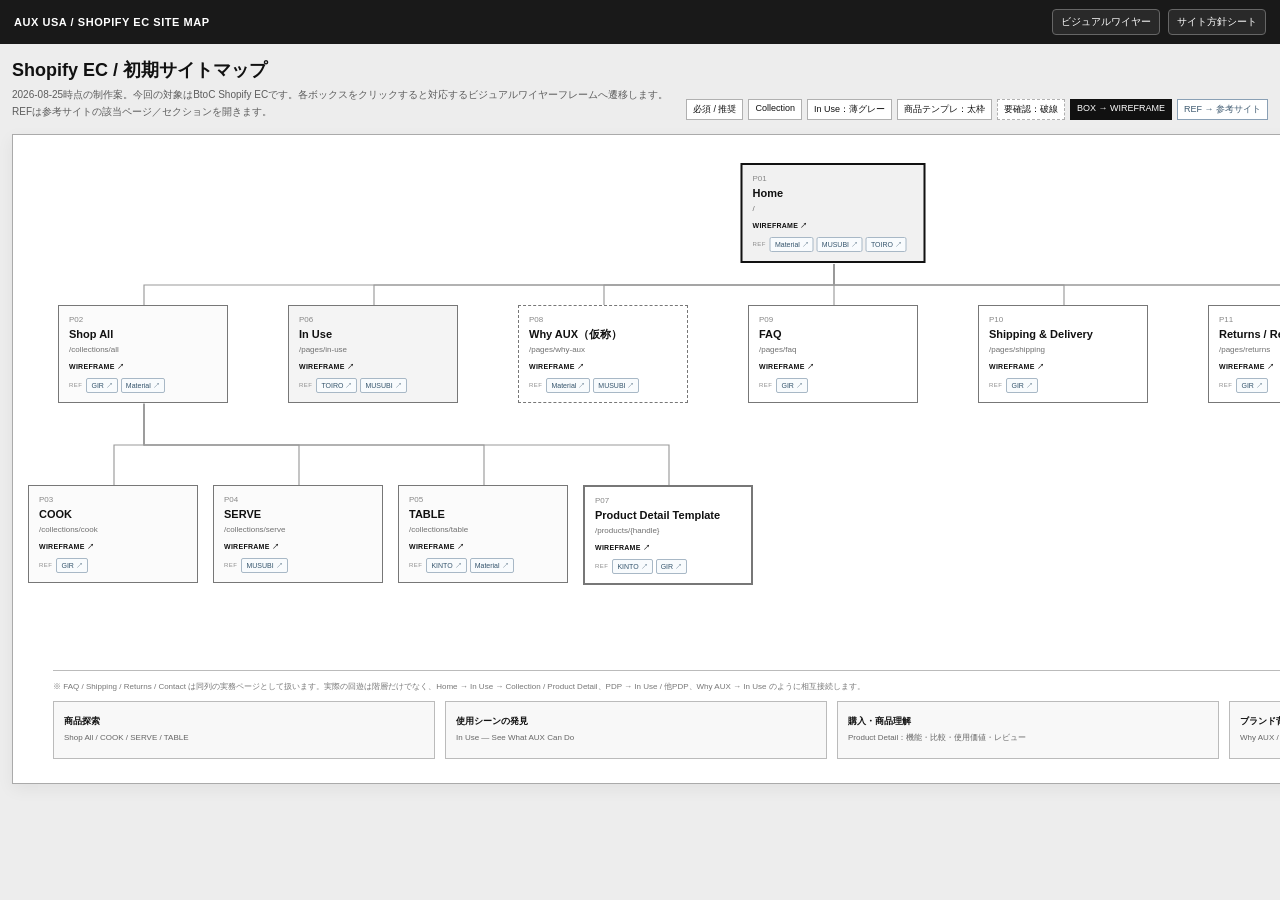
<file: index.html>
<!doctype html>
<html lang="ja">
<head>
<meta charset="utf-8">
<meta name="viewport" content="width=device-width,initial-scale=1">
<title>AUX USA Site Map</title>
<style>
:root{--bg:#ededed;--ink:#111;--paper:#fff;--muted:#666;--line:#9a9a9a}
*{box-sizing:border-box}html,body{margin:0;min-height:100%;font-family:-apple-system,BlinkMacSystemFont,"Helvetica Neue","Yu Gothic",Meiryo,sans-serif;background:var(--bg);color:var(--ink)}
.topbar{height:44px;background:#191919;color:#fff;display:flex;align-items:center;gap:8px;padding:0 14px;position:sticky;top:0;z-index:10}.topbar strong{font-size:11px;letter-spacing:.05em}.topbar .grow{flex:1}.topbar a{border:1px solid #666;background:#292929;color:#fff;border-radius:4px;padding:5px 8px;text-decoration:none;font-size:10px}
.intro{max-width:1640px;margin:14px auto 8px;padding:0 12px;display:grid;grid-template-columns:minmax(0,1fr) auto;gap:14px;align-items:end}.intro h1{font-size:18px;margin:0 0 5px}.intro p{margin:0;color:#5c5c5c;font-size:10px;line-height:1.65;max-width:960px}.legend{display:flex;gap:5px;flex-wrap:wrap;justify-content:flex-end}.legend span{font-size:9px;border:1px solid #b0b0b0;background:#fff;padding:3px 6px;white-space:nowrap}.legend .optional{border-style:dashed}.legend .ref{border-color:#8aa0b5;color:#425d73}.legend .wire{border-color:#111;background:#111;color:#fff}
.map-wrap{padding:6px 12px 20px;overflow-x:auto;-webkit-overflow-scrolling:touch}.canvas{position:relative;width:1640px;height:650px;margin:0 auto;background:#fff;border:1px solid #aaa;box-shadow:0 5px 16px rgba(0,0,0,.06);overflow:hidden}svg{position:absolute;inset:0;width:100%;height:100%;pointer-events:none}.tree{stroke:var(--line);stroke-width:1.15;fill:none}
.node{position:absolute;width:170px;min-height:96px;background:#fff;border:1px solid #777;padding:9px 10px;color:#111;display:flex;flex-direction:column;justify-content:center;z-index:2;transform:translateX(-50%);cursor:pointer;transition:box-shadow .15s,transform .15s,border-color .15s}.node:hover{border-color:#111;box-shadow:0 5px 16px rgba(0,0,0,.10);transform:translateX(-50%) translateY(-2px)}.node .id{font-size:8px;color:#888;margin-bottom:3px}.node strong{font-size:11px;line-height:1.3}.node .route{font-size:8px;color:#707070;margin-top:4px;word-break:break-all;line-height:1.3}.node .wire-hint{font-size:7px;font-weight:700;margin-top:6px;letter-spacing:.04em}.node .refs{display:flex;align-items:center;gap:3px;flex-wrap:wrap;margin-top:6px}.node .refs-label{font-size:6px;letter-spacing:.08em;color:#8a8a8a;margin-right:1px}.node .ref-link{font-size:7px;line-height:1;border:1px solid #a8b8c6;background:#f8fbfd;color:#34546c;border-radius:2px;padding:3px 4px;text-decoration:none;white-space:nowrap;position:relative;z-index:5}.node .ref-link:hover{background:#e9f0f5;border-color:#718da3;color:#183a54}.node.root{border:2px solid #111;background:#f1f1f1;width:185px;min-height:100px}.node.collection{background:#fbfbfb}.node.template{border-width:2px}.node.optional{border-style:dashed}.node.discovery{background:#f4f4f4}
.hint{position:absolute;right:12px;top:10px;font-size:8px;color:#999}.role-note{position:absolute;left:40px;right:40px;bottom:24px;border-top:1px solid #bbb;padding-top:10px}.role-note>p{font-size:8px;color:#777;margin:0 0 8px;line-height:1.5}.role-grid{display:grid;grid-template-columns:repeat(4,1fr);gap:10px}.role-box{background:#f8f8f8;border:1px solid #bbb;padding:8px 10px;min-height:58px}.role-box strong{font-size:9px}.role-box p{font-size:8px;line-height:1.45;color:#666;margin:4px 0 0}@media(max-width:760px){.intro{grid-template-columns:1fr}.legend{justify-content:flex-start}.canvas{margin-left:0}.map-wrap{padding-left:8px;padding-right:8px}}
</style>
</head>
<body>
<div class="topbar"><strong>AUX USA / SHOPIFY EC SITE MAP</strong><span class="grow"></span><a href="wireframe.html?page=home">ビジュアルワイヤー</a><a href="https://docs.google.com/spreadsheets/d/11EVl4dfFN_Dx4SsW7xgJE2t3Y1gtvtlqyOAlhqadT-I/edit" target="_blank" rel="noopener">サイト方針シート</a></div>
<div class="intro"><div><h1>Shopify EC / 初期サイトマップ</h1><p>2026-08-25時点の制作案。今回の対象はBtoC Shopify ECです。各ボックスをクリックすると対応するビジュアルワイヤーフレームへ遷移します。REFは参考サイトの該当ページ／セクションを開きます。</p></div><div class="legend"><span>必須 / 推奨</span><span>Collection</span><span>In Use：薄グレー</span><span>商品テンプレ：太枠</span><span class="optional">要確認：破線</span><span class="wire">BOX → WIREFRAME</span><span class="ref">REF → 参考サイト</span></div></div>
<div class="map-wrap"><div class="canvas" id="canvas"><div class="hint">12 nodes / click a box to open its wireframe</div><svg><g id="treeLines"></g></svg><div id="nodes"></div><div class="role-note"><p>※ FAQ / Shipping / Returns / Contact は同列の実務ページとして扱います。実際の回遊は階層だけでなく、Home → In Use → Collection / Product Detail、PDP → In Use / 他PDP、Why AUX → In Use のように相互接続します。</p><div class="role-grid"><div class="role-box"><strong>商品探索</strong><p>Shop All / COOK / SERVE / TABLE</p></div><div class="role-box"><strong>使用シーンの発見</strong><p>In Use — See What AUX Can Do</p></div><div class="role-box"><strong>購入・商品理解</strong><p>Product Detail：機能・比較・使用価値・レビュー</p></div><div class="role-box"><strong>ブランド背景・安心</strong><p>Why AUX / FAQ / Shipping / Returns / Contact</p></div></div></div></div></div>
<script>
const nodes=[
{id:'P01',route:'/',name:'Home',type:'fixed',parent:null,wire:'home',refs:[{label:'Material',url:'https://materialkitchen.com/',note:'ブランドと商品導線を近接させるHome構成'},{label:'MUSUBI',url:'https://musubikiln.com/',note:'余白、生活写真、上質で静かな空気感'},{label:'TOIRO',url:'https://toirokitchen.com/',note:'料理の実使用シーンと生活文脈'}]},
{id:'P02',route:'/collections/all',name:'Shop All',type:'collection',parent:'P01',wire:'shop',refs:[{label:'GIR',url:'https://gir.co/collections/shop-all',note:'商品探索・フィルタ・一覧から購入までの短い導線'},{label:'Material',url:'https://materialkitchen.com/collections/all',note:'カテゴリ説明と商品一覧を組み合わせる'}]},
{id:'P06',route:'/pages/in-use',name:'In Use',type:'discovery',parent:'P01',wire:'inuse',refs:[{label:'TOIRO',url:'https://toirokitchen.com/pages/recipes',note:'使用シーンから商品理解へつなげる'},{label:'MUSUBI',url:'https://musubikiln.com/blogs/journal',note:'生活文脈から商品へ回遊する考え方'}]},
{id:'P08',route:'/pages/why-aux',name:'Why AUX（仮称）',type:'optional',parent:'P01',wire:'why',refs:[{label:'Material',url:'https://materialkitchen.com/pages/about',note:'ブランド思想→Form & Function→商品の説明ロジック'},{label:'MUSUBI',url:'https://musubikiln.com/pages/about-us',note:'背景・品質を商品価値の根拠として見せる'}]},
{id:'P09',route:'/pages/faq',name:'FAQ',type:'fixed',parent:'P01',wire:'faq',refs:[{label:'GIR',url:'https://gir.co/pages/frequently-asked-questions',note:'購入前の不安をまとめる実務FAQ'}]},
{id:'P10',route:'/pages/shipping',name:'Shipping & Delivery',type:'fixed',parent:'P01',wire:'shipping',refs:[{label:'GIR',url:'https://gir.co/pages/frequently-asked-questions',note:'配送条件・日数・配送先を簡潔に整理'}]},
{id:'P11',route:'/pages/returns',name:'Returns / Refunds',type:'fixed',parent:'P01',wire:'returns',refs:[{label:'GIR',url:'https://gir.co/pages/frequently-asked-questions',note:'返品・交換条件を明確化'}]},
{id:'P12',route:'/pages/contact',name:'Contact',type:'fixed',parent:'P01',wire:'contact',refs:[{label:'GIR',url:'https://gir.co/pages/contact',note:'シンプルな問い合わせフォーム'}]},
{id:'P03',route:'/collections/cook',name:'COOK',type:'collection',parent:'P02',wire:'cook',refs:[{label:'GIR',url:'https://gir.co/collections/shop-all',note:'用途が直感的に分かる商品探索'}]},
{id:'P04',route:'/collections/serve',name:'SERVE',type:'collection',parent:'P02',wire:'serve',refs:[{label:'MUSUBI',url:'https://musubikiln.com/collections/serveware',note:'用途と生活文脈から説明するCollection'}]},
{id:'P05',route:'/collections/table',name:'TABLE',type:'collection',parent:'P02',wire:'table',refs:[{label:'KINTO',url:'https://kinto-usa.com/collections/tableware',note:'静かで明快な商品一覧'},{label:'Material',url:'https://materialkitchen.com/collections/tabletop',note:'Tabletopを商品群として見せるEC構成'}]},
{id:'P07',route:'/products/{handle}',name:'Product Detail Template',type:'template',parent:'P02',wire:'pdp',refs:[{label:'KINTO',url:'https://kinto-usa.com/collections/table-kitchen/products/20461',note:'画像と短文で使用価値・仕様を見せるPDP'},{label:'GIR',url:'https://gir.co/collections/shop-all/products/spoonula',note:'CTA・レビュー・用途説明が明快な購入PDP'}]}
];
const positions={P01:[820,28],P02:[130,170],P06:[360,170],P08:[590,170],P09:[820,170],P10:[1050,170],P11:[1280,170],P12:[1510,170],P03:[100,350],P04:[285,350],P05:[470,350],P07:[655,350]};
const host=document.getElementById('nodes'),canvas=document.getElementById('canvas');
function renderRefs(refs){if(!refs?.length)return '';return `<div class="refs"><span class="refs-label">REF</span>${refs.map(r=>`<a class="ref-link" href="${r.url}" target="_blank" rel="noopener" title="${r.note}">${r.label} ↗</a>`).join('')}</div>`}
function renderNodes(){host.innerHTML=nodes.map(n=>{const [x,y]=positions[n.id];let cls='node';if(n.id==='P01')cls+=' root';if(n.type==='collection')cls+=' collection';if(n.type==='template')cls+=' template';if(n.type==='optional')cls+=' optional';if(n.type==='discovery')cls+=' discovery';return `<div class="${cls}" id="${n.id}" data-wire="${n.wire}" tabindex="0" role="link" aria-label="${n.name}のワイヤーフレームを開く" style="left:${x}px;top:${y}px"><span class="id">${n.id}</span><strong>${n.name}</strong><span class="route">${n.route}</span><span class="wire-hint">WIREFRAME ↗</span>${renderRefs(n.refs)}</div>`}).join('')}
function boxPoint(el,edge){const r=el.getBoundingClientRect(),c=canvas.getBoundingClientRect();return [r.left-c.left+r.width/2,edge==='bottom'?r.bottom-c.top:r.top-c.top]}
function pathTree(a,b){const [x1,y1]=boxPoint(a,'bottom'),[x2,y2]=boxPoint(b,'top'),mid=Math.round((y1+y2)/2);return `M${x1},${y1} V${mid} H${x2} V${y2}`}
function renderLines(){const tree=document.getElementById('treeLines');tree.innerHTML='';nodes.filter(n=>n.parent).forEach(n=>tree.insertAdjacentHTML('beforeend',`<path class="tree" d="${pathTree(document.getElementById(n.parent),document.getElementById(n.id))}"/>`))}
function openWire(node){if(node?.dataset.wire)location.href=`wireframe.html?page=${encodeURIComponent(node.dataset.wire)}`}
host.addEventListener('click',e=>{if(e.target.closest('.ref-link'))return;openWire(e.target.closest('.node'))});host.addEventListener('keydown',e=>{if((e.key==='Enter'||e.key===' ')&&e.target.classList.contains('node')){e.preventDefault();openWire(e.target)}});
renderNodes();requestAnimationFrame(renderLines);window.addEventListener('resize',()=>requestAnimationFrame(renderLines));
</script>
</body></html>
</file>
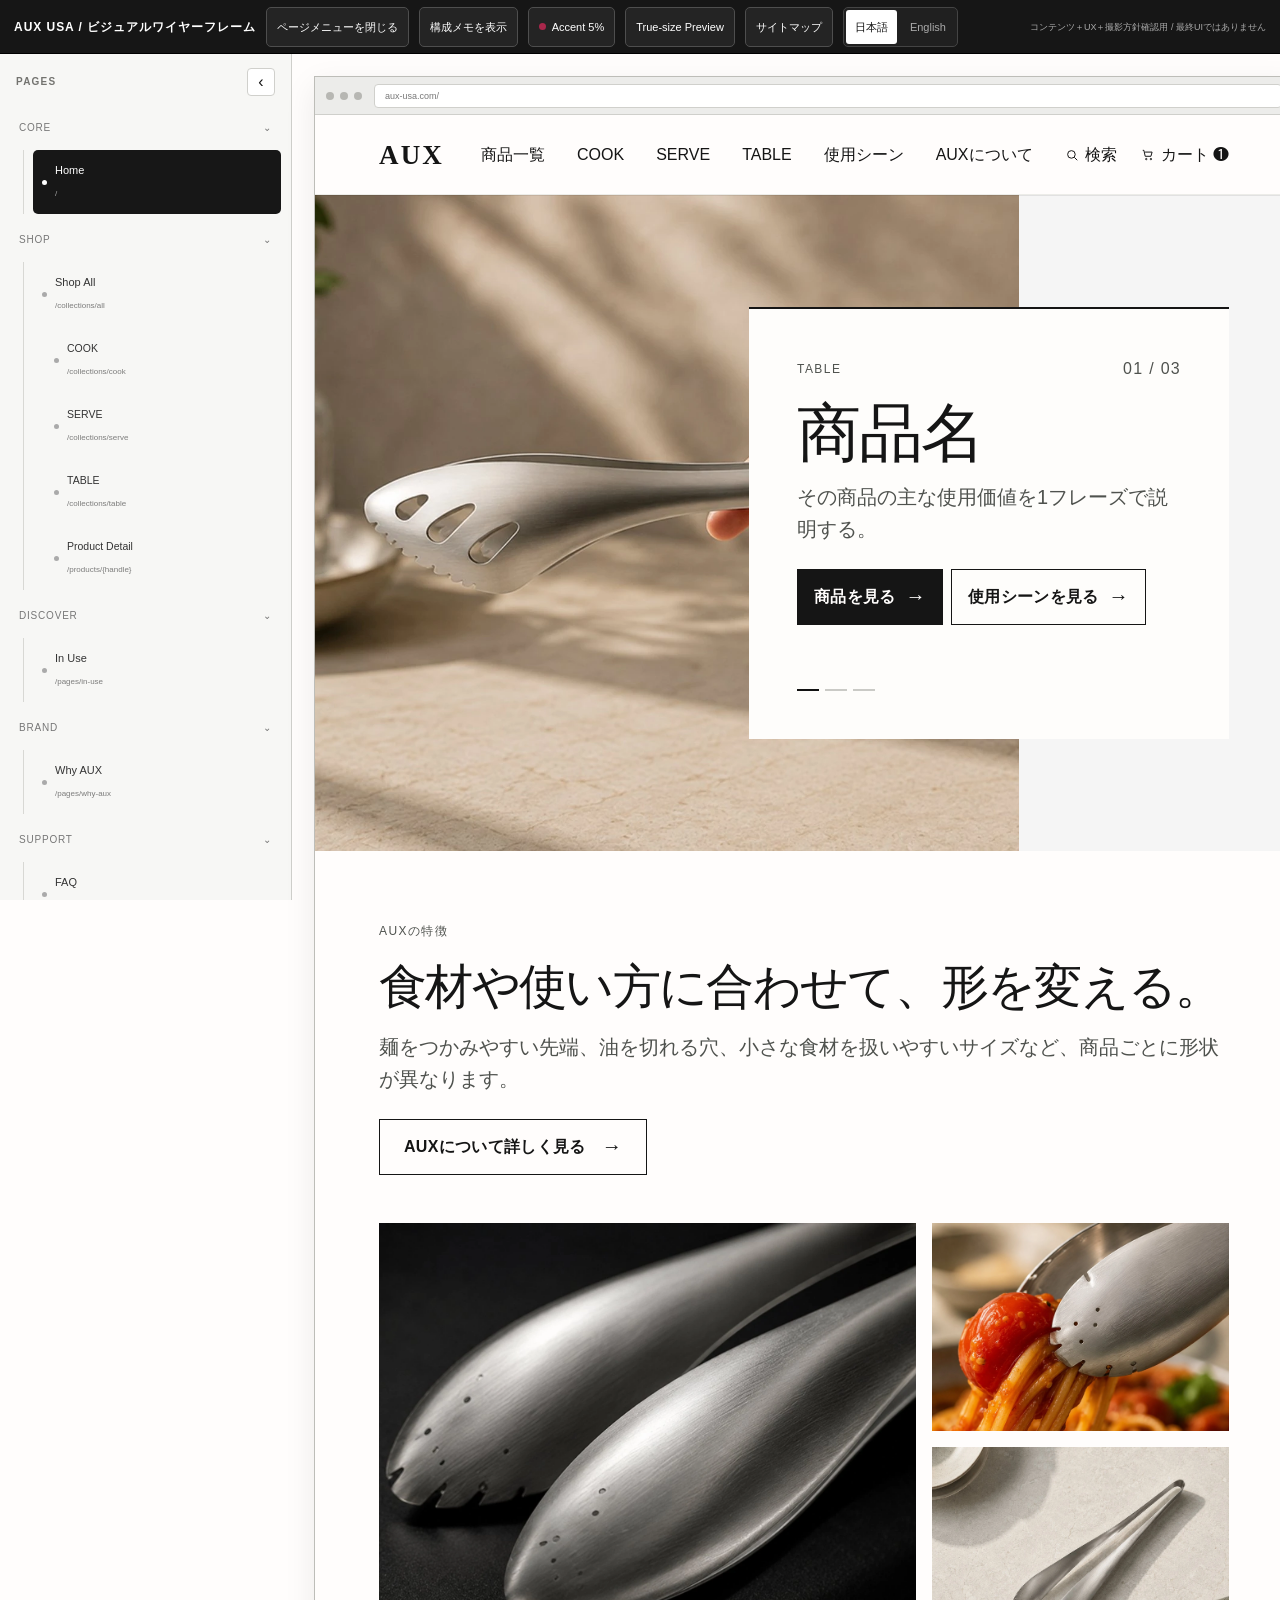
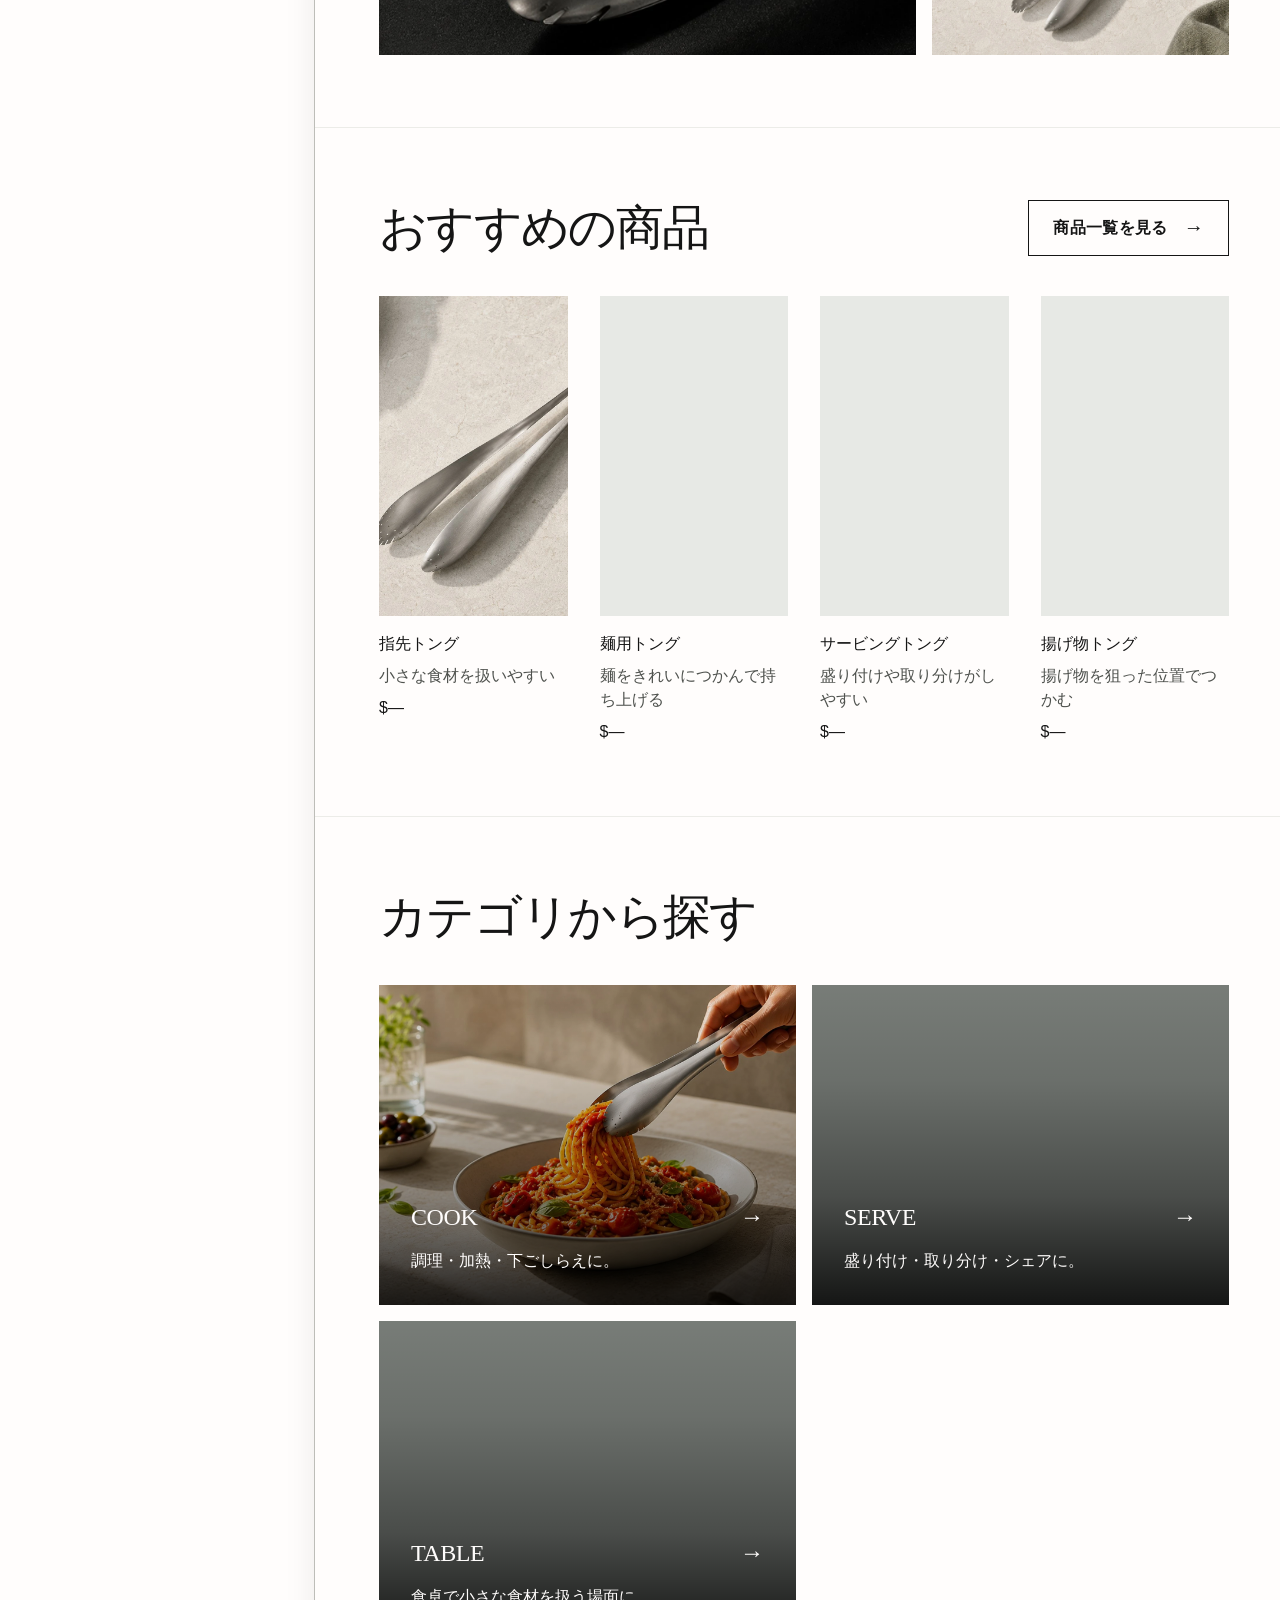
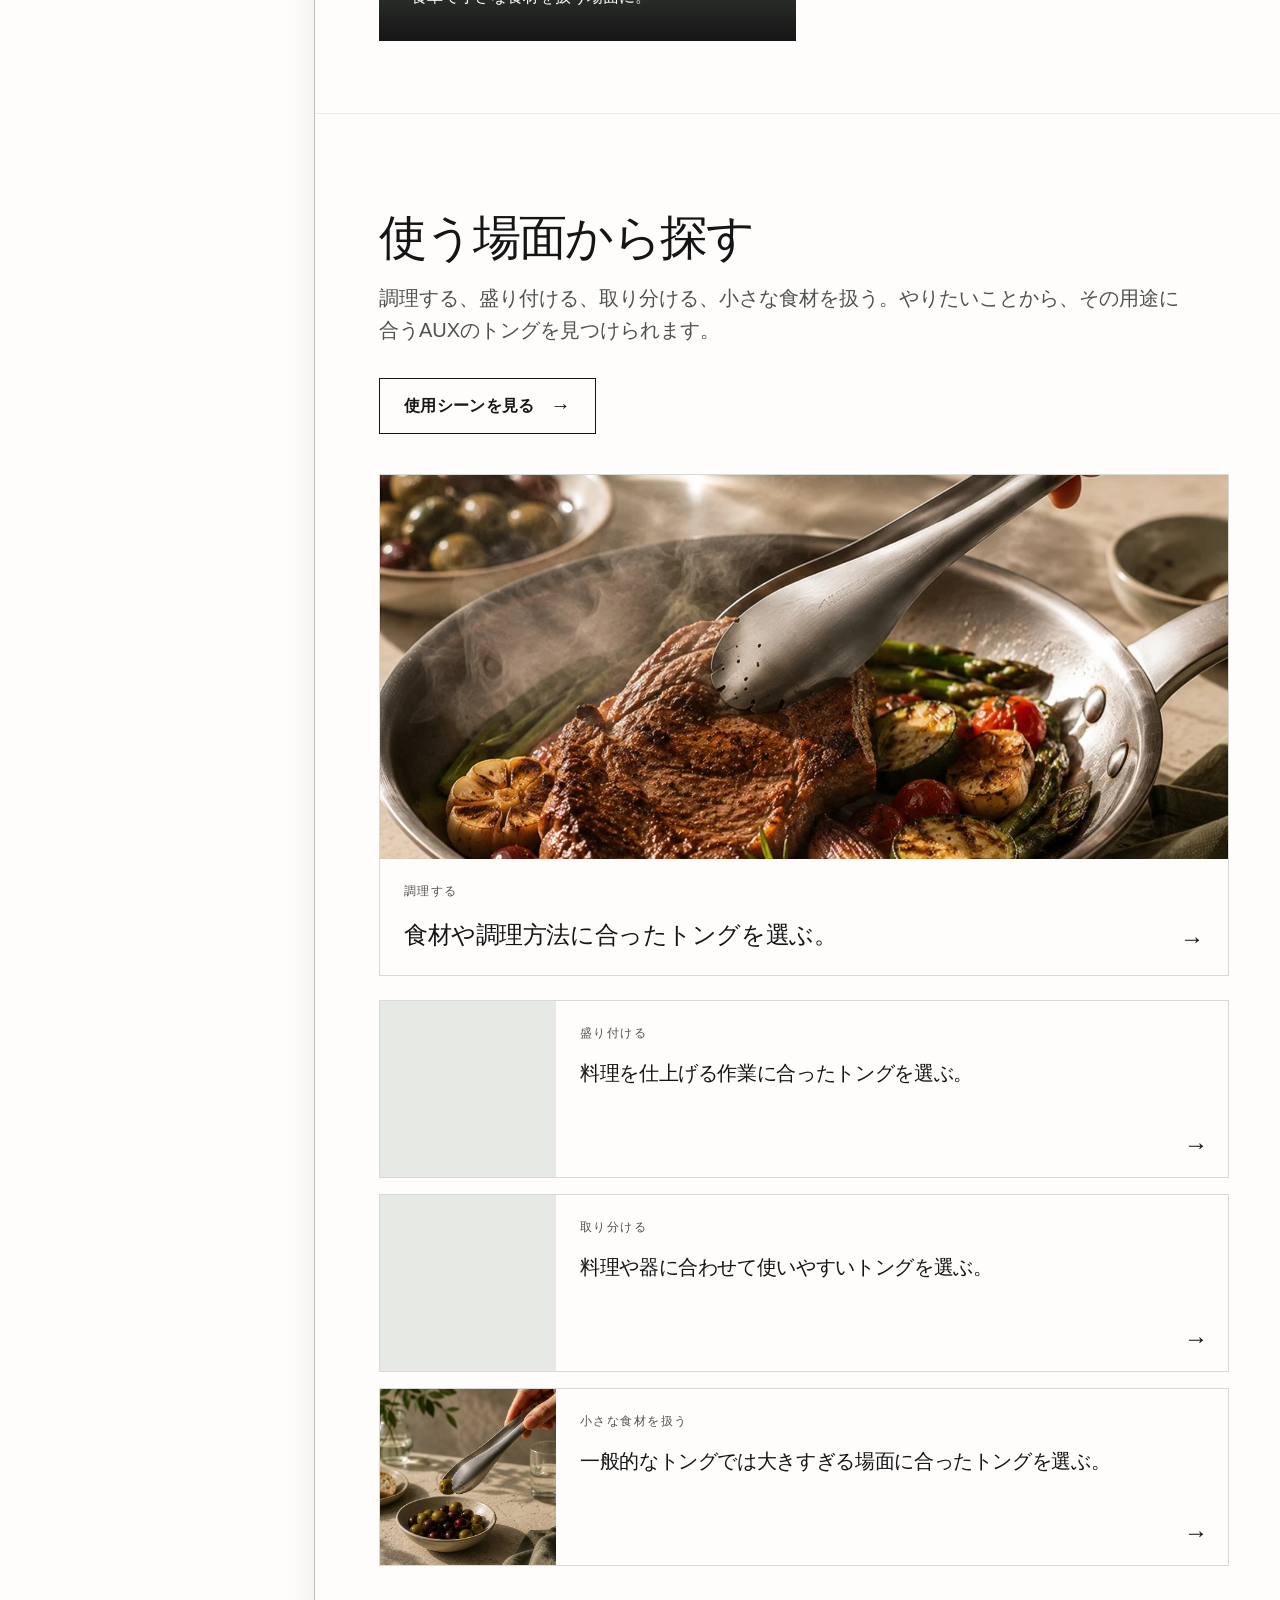
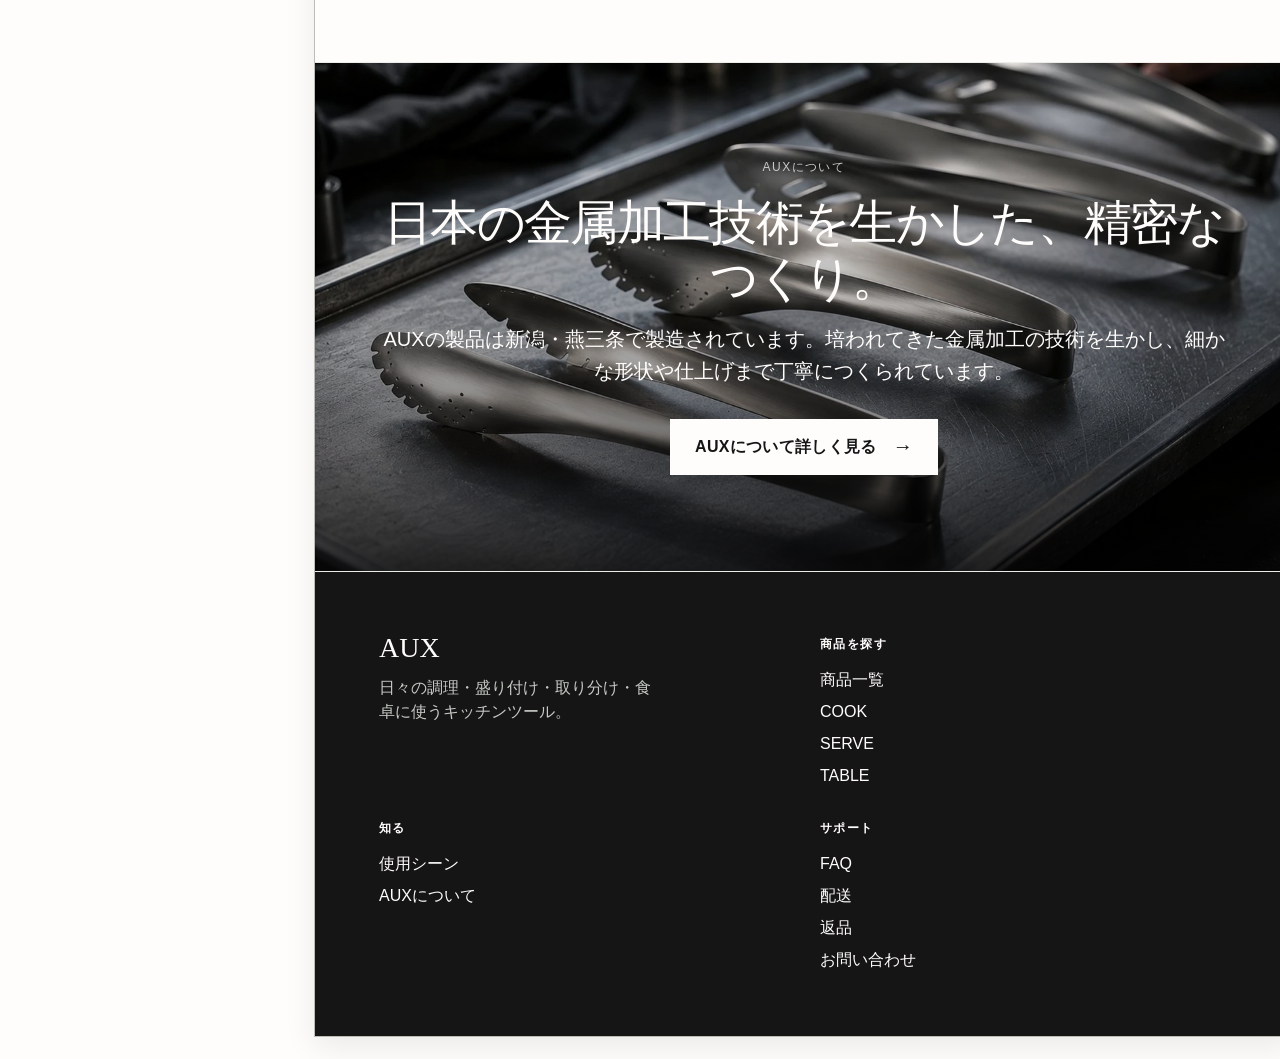
<file: wireframe.html>
<!doctype html>
<html lang="ja">
<head>
<meta charset="utf-8" />
<meta name="viewport" content="width=device-width,initial-scale=1" />
<title>AUX USA / Visual Wireframe</title>
<link rel="stylesheet" href="wf-base.css" />
<link rel="stylesheet" href="wf-components.css" />
<link rel="stylesheet" href="wf-strategy-fixes.css" />
<link rel="stylesheet" href="wf-ux-refinement.css" />
<link rel="stylesheet" href="wf-pdp-layout-fix.css" />
<link rel="stylesheet" href="wf-locale.css" />
<link rel="stylesheet" href="wf-design-foundation.css" />
<link rel="stylesheet" href="wf-layout-system.css" />
<link rel="stylesheet" href="wf-color-system.css" />
<link rel="stylesheet" href="wf-interaction-media-system.css" />
<link rel="stylesheet" href="wf-component-consistency.css" />
<link rel="stylesheet" href="wf-inuse-redesign.css" />
<link rel="stylesheet" href="wf-content-master-v1.css" />
<link rel="stylesheet" href="wf-content-master-design-corrections.css" />
<link rel="stylesheet" href="wf-pdp-structure-v2.css" />
<link rel="stylesheet" href="wf-section-surface-system.css" />
<link rel="stylesheet" href="wf-pdp-assurance-compact.css" />
<link rel="stylesheet" href="wf-warm-white.css" />
<link rel="stylesheet" href="wf-preview.css" />
<link rel="stylesheet" href="wf-surface-final.css" />
<link rel="stylesheet" href="wf-review-layout-restore.css" />
<link rel="stylesheet" href="wf-accent-preview.css" />
<style>
  .ja-note{display:none!important}

  /* Photography readability layer only. Do not alter layout/content stacking. */
  .image-overlay-hero::after,
  .prefooter-image-cta::after,
  .shop-category::after,
  .master-image-nav-card::after,
  .master-image-band::after,
  .use-jump::after{
    z-index:0!important;
    pointer-events:none!important;
  }
</style>
</head>
<body>
<div class="app" id="app">
  <div class="toolbar">
    <strong>AUX USA / VISUAL WIREFRAME / EN</strong>
    <button class="toolbtn" id="sideToggle">Hide navigation</button>
    <button class="toolbtn" id="metaToggle">Show working notes</button>
    <a class="toolbtn" href="index.html" style="text-decoration:none">Sitemap</a>
    <span class="grow"></span>
    <span style="font-size:9px;color:#aaa">Visual wireframe / content + UX + photography direction / not final UI</span>
  </div>
  <div class="layout" id="layout">
    <aside class="sidebar">
      <div class="side-head"><div class="side-title">PAGES</div><button class="collapse-side" id="sideIcon">‹</button></div>
      <div id="pageNav"></div>
    </aside>
    <main class="workspace"><div class="browser" id="browser"></div></main>
  </div>
</div>
<script src="wf-1.js"></script>
<script src="wf-2.js"></script>
<script src="wf-3.js"></script>
<script src="wf-4.js"></script>
<script src="wf-5.js"></script>
<script src="wf-6.js"></script>
<script src="wf-en-overrides.js"></script>
<script src="wf-en-detail-overrides.js"></script>
<script src="wf-ux-refinement.js"></script>
<script src="wf-pdp-layout-fix.js"></script>
<script src="wf-locale.js"></script>
<script src="wf-interaction-media-system.js"></script>
<script src="wf-inuse-redesign.js"></script>
<script src="wf-content-master-v1.js"></script>
<script src="wf-content-master-fidelity.js"></script>
<script src="wf-content-master-design-corrections.js"></script>
<script src="wf-pdp-structure-v2.js"></script>
<script src="wf-pdp-assurance-compact.js"></script>
<script src="wf-preview.js"></script>
<script src="wf-photo-direct-v1.js"></script>
<script src="wf-accent-preview.js"></script>
</body>
</html>
</file>
<file: wf-base.css>
:root{
  --app:#e9e9e6; --paper:#fff; --ink:#141414; --muted:#6f716e; --line:#d9dad6;
  --base:#ffffff; --main:#151515; --accent:#eef2ef;
  --soft:var(--accent); --warm:var(--accent); --cool:var(--accent); --metal:#d6d9d8;
  --sidebar:292px; --toolbar:54px; --radius:2px;
  --display: Georgia, "Times New Roman", serif;
  --sans: -apple-system,BlinkMacSystemFont,"Helvetica Neue",Arial,"Yu Gothic",Meiryo,sans-serif;
}
*{box-sizing:border-box} html{scroll-behavior:smooth} body{margin:0;background:var(--app);color:var(--ink);font-family:var(--sans);line-height:1.6}
button,a{font:inherit;color:inherit}.app{min-height:100vh}.toolbar{height:var(--toolbar);position:sticky;top:0;z-index:100;background:#161616;color:#fff;display:flex;align-items:center;gap:10px;padding:0 14px;border-bottom:1px solid #000}.toolbar strong{font-size:12px;letter-spacing:.08em}.toolbar .grow{flex:1}.toolbtn{border:1px solid #4e4e4e;background:#242424;color:#fff;border-radius:5px;padding:7px 10px;font-size:11px;cursor:pointer;text-decoration:none}.toolbtn:hover{background:#333}.toolbtn.active{background:#fff;color:#111;border-color:#fff}.layout{display:grid;grid-template-columns:var(--sidebar) minmax(0,1fr);min-height:calc(100vh - var(--toolbar));transition:grid-template-columns .2s ease}.layout.side-collapsed{grid-template-columns:58px minmax(0,1fr)}
.sidebar{position:sticky;top:var(--toolbar);height:calc(100vh - var(--toolbar));background:#f7f7f5;border-right:1px solid #cfcfcb;overflow:auto;padding:14px 10px;transition:padding .2s}.side-collapsed .sidebar{padding:14px 8px}.side-head{display:flex;align-items:center;justify-content:space-between;gap:8px;margin:0 6px 12px}.side-title{font-size:10px;font-weight:700;letter-spacing:.12em;color:#73736f}.collapse-side{border:1px solid #d0d0cc;background:#fff;width:28px;height:28px;border-radius:4px;cursor:pointer}.side-collapsed .side-title,.side-collapsed .group-label,.side-collapsed .nav-text,.side-collapsed .subnav,.side-collapsed .group-chevron{display:none}.side-collapsed .collapse-side{margin:auto}.nav-group{margin:6px 0}.group-btn{width:100%;display:flex;align-items:center;gap:8px;border:0;background:transparent;padding:8px 9px;font-size:10px;color:#777;text-transform:uppercase;letter-spacing:.08em;cursor:pointer}.group-chevron{margin-left:auto;font-size:10px;transition:transform .15s}.nav-group.closed .group-chevron{transform:rotate(-90deg)}.subnav{display:block;margin-left:13px;border-left:1px solid #d8d8d4;padding-left:9px}.nav-group.closed .subnav{display:none}.page-link{width:100%;border:0;background:transparent;text-align:left;display:flex;align-items:center;gap:8px;padding:8px 9px;margin:2px 0;border-radius:5px;font-size:11px;color:#333;cursor:pointer}.page-link:hover{background:#ecece8}.page-link.active{background:#171717;color:#fff}.page-link .dotnav{width:5px;height:5px;background:#aaa;border-radius:50%;flex:0 0 auto}.page-link.active .dotnav{background:#fff}.page-link.level2{font-size:10.5px}.page-link small{display:block;font-size:8px;opacity:.62}.workspace{padding:22px;overflow:auto;min-width:0}.side-collapsed .workspace{padding-left:28px}.browser{width:min(1440px,100%);min-width:980px;margin:0 auto;background:var(--paper);border:1px solid #bdbdb8;box-shadow:0 10px 30px rgba(0,0,0,.08)}.browser-chrome{height:38px;background:#ececea;border-bottom:1px solid #cfcfcb;display:flex;align-items:center;padding:0 11px;gap:6px}.traffic{width:8px;height:8px;border-radius:50%;background:#b7b7b3}.address{margin-left:6px;background:#fff;border:1px solid #d0d0cc;border-radius:4px;height:24px;display:flex;align-items:center;padding:0 10px;font-size:9px;color:#777;flex:1}.site-header{height:76px;padding:0 4.2%;display:flex;align-items:center;border-bottom:1px solid #ecece8;background:#fff;gap:30px}.logo{font-family:var(--display);font-size:27px;letter-spacing:.08em;font-weight:700}.globalnav{display:flex;gap:26px;font-size:10px;text-transform:uppercase;letter-spacing:.09em;flex:1}.actions{display:flex;gap:12px;font-size:11px}.page-meta{display:none;background:#f1f1ee;border-bottom:1px solid #ddd;padding:10px 4.2%;font-size:10px;color:#62625e}.show-meta .page-meta{display:block}.page-meta b{color:#222}.page{background:#fff}.section{padding:86px 6.4%;border-bottom:1px solid #ecece8;position:relative}.section.compact{padding-top:58px;padding-bottom:58px}.section.soft{background:var(--soft)}.section.warm{background:var(--warm)}.section.cool{background:var(--cool)}.section.dark{background:var(--main);color:#fff}.eyebrow{font-size:9px;letter-spacing:.15em;text-transform:uppercase;color:#777;margin-bottom:12px}.dark .eyebrow{color:#aaa}.display{font-family:var(--display);font-weight:400;letter-spacing:-.025em}.h1{font-size:58px;line-height:1.02;margin:0;max-width:780px}.h2{font-size:40px;line-height:1.08;margin:0}.h3{font-family:var(--display);font-size:25px;font-weight:400;line-height:1.2;margin:0}.lead{font-size:13px;color:#555;max-width:600px;margin:18px 0 0}.dark .lead{color:#c7c7c3}.tiny{font-size:10px;color:#777}.row{display:flex;gap:14px;align-items:center;flex-wrap:wrap}.btn{display:inline-flex;align-items:center;justify-content:center;text-decoration:none;border:1px solid #1b1b1b;padding:11px 18px;font-size:10px;letter-spacing:.03em;background:#fff;min-height:40px}.btn.black{background:var(--main);color:#fff}.btn.ghost{background:transparent}.hero{padding:0;overflow:hidden}.hero-stage{height:620px;display:grid;grid-template-columns:44% 56%;position:relative}.hero-copy{padding:88px 9% 70px 14%;display:flex;flex-direction:column;justify-content:center;background:var(--base)}.hero-copy .lead{max-width:420px}.hero-visual{position:relative;background:linear-gradient(145deg,#dfe4e2 0%,#f1eee7 45%,#cfd4d1 100%);overflow:hidden}.photo-label{position:absolute;left:18px;bottom:16px;background:rgba(255,255,255,.86);padding:7px 9px;font-size:9px;color:#555;border:1px solid rgba(0,0,0,.08)}.hero-pages{position:absolute;left:6.5%;bottom:22px;display:flex;gap:7px}.hero-pages span{width:28px;height:2px;background:#bbb}.hero-pages .on{background:#111}.split{display:grid;grid-template-columns:1fr 1fr;gap:7%;align-items:center}.split.reverse .visualbox{order:2}.visualbox{min-height:430px;background:linear-gradient(145deg,#ecebe6,#d9dcda);position:relative;overflow:hidden}.visualbox.food{background:linear-gradient(140deg,#e6e0d6 0,#f3f2ed 50%,#d6ddd8 100%)}.visualbox.table{background:linear-gradient(150deg,#dfddd6,#f7f6f0)}.visualbox.metal{background:linear-gradient(135deg,#f4f4f2,#c6ccca 48%,#e8e9e6)}.caption{font-size:9px;color:#777;margin-top:9px}.ref{display:none;position:absolute;right:18px;top:16px;background:#fff;border:1px solid #c9c9c5;color:#5a5a56;padding:4px 7px;font-size:8px;letter-spacing:.04em}.show-meta .ref{display:block}.brand-intro{text-align:center;max-width:850px;margin:0 auto}.brand-intro .h2{font-size:46px}.brand-intro .lead{margin:16px auto 0;max-width:650px}.product-strip{display:grid;grid-template-columns:repeat(4,1fr);gap:16px;margin-top:34px}.product-card{position:relative}.product-img{height:290px;background:linear-gradient(145deg,#f2f2ef,#dcdedb);position:relative;overflow:hidden}.product-img.warm{background:linear-gradient(145deg,#f1ede6,#ddd9d1)}.product-img.cool{background:linear-gradient(145deg,#eef3f2,#d7dfdd)}.product-name{font-family:var(--display);font-size:17px;margin-top:12px}.product-sub{font-size:9px;color:#777;margin-top:4px}.price{font-size:10px;margin-top:5px}.slider-foot{display:flex;justify-content:space-between;align-items:center;margin-top:20px}.pager{display:flex;gap:6px}.pager span{width:22px;height:2px;background:#cacac6}.pager span.on{background:#111}.cat-grid{display:grid;grid-template-columns:repeat(3,1fr);gap:14px;margin-top:34px}.cat{min-height:420px;position:relative;padding:28px;background:linear-gradient(150deg,#e8e6df,#d8ddda);display:flex;flex-direction:column;justify-content:flex-end;overflow:hidden}.cat:nth-child(2){background:linear-gradient(150deg,#e1e6e4,#f1eee7)}.cat:nth-child(3){background:linear-gradient(150deg,#eceae5,#d4d8d7)}.cat .h3{font-size:31px}.cat p{font-size:10px;margin:6px 0 0}.cat .scene-grid{display:grid;grid-template-columns:1.25fr .75fr .75fr;grid-template-rows:270px 270px;gap:14px;margin-top:32px}.scene{position:relative;background:linear-gradient(145deg,#ece9e1,#d6dbd8);padding:24px;display:flex;align-items:flex-end}.scene.big{grid-row:1/3}.scene:nth-child(3){background:linear-gradient(145deg,#e8eceb,#d9d5cd)}.scene:nth-child(4){background:linear-gradient(145deg,#e8e4dc,#f4f3ee)}.scene strong{font-family:var(--display);font-size:24px;font-weight:400}.scene small{display:block;font-size:9px;color:#666;margin-top:3px}.proof-grid{display:grid;grid-template-columns:repeat(3,1fr);gap:26px;margin-top:38px}.proof{border-top:1px solid #aaa;padding-top:18px}.proof b{font-family:var(--display);font-size:22px;font-weight:400}.proof p{font-size:10px;color:#666}.collection-hero{display:grid;grid-template-columns:38% 62%;min-height:460px}.collection-copy{padding:76px 15% 60px 16%;display:flex;flex-direction:column;justify-content:center}.collection-visual{background:linear-gradient(150deg,#e7e4dc,#d7ddda);position:relative}.filterbar{display:flex;gap:20px;justify-content:space-between;align-items:center;border-top:1px solid #ddd;border-bottom:1px solid #ddd;padding:16px 0;font-size:10px;margin-top:30px}.grid-products{display:grid;grid-template-columns:repeat(3,1fr);gap:24px 16px;margin-top:30px}.grid-products .product-img{height:330px}.inuse-list{display:grid;grid-template-columns:1fr 1fr;gap:14px;margin-top:30px}.use-card{min-height:430px;background:linear-gradient(145deg,#e6e2da,#d6ddda);padding:28px;display:flex;flex-direction:column;justify-content:flex-end}.use-card:nth-child(even){background:linear-gradient(145deg,#eff1ef,#ddd8d0)}.use-card .h3{font-size:30px}.use-products{display:flex;gap:7px;margin-top:12px}.chip{border:1px solid rgba(0,0,0,.25);background:rgba(255,255,255,.56);padding:5px 7px;font-size:8px}.pdp-top{display:grid;grid-template-columns:58% 42%;min-height:690px}.gallery{display:grid;grid-template-columns:1fr 1fr;gap:1px;background:#fff}.gallery .g{min-height:345px;background:linear-gradient(145deg,#efefec,#d8dcda);position:relative}.gallery .g:first-child{grid-row:span 2;min-height:690px;background:linear-gradient(145deg,#eeeae2,#d2d9d6)}.buybox{padding:68px 12%;position:sticky;top:0;align-self:start}.buybox .h2{font-size:39px}.stars{font-size:10px;letter-spacing:.08em;margin-top:12px}.buybox .price-big{font-size:18px;margin:12px 0}.divider{border-top:1px solid #ddd;margin:24px 0}.qty{display:flex;border:1px solid #aaa;width:110px;justify-content:space-between;padding:8px 11px;font-size:10px}.add{width:100%;margin-top:12px;background:#111;color:#fff;border:0;padding:14px;font-size:10px}.feature-stack .split{min-height:560px}.feature-copy{padding:30px 7%}.feature-copy .h2{font-size:34px}.specs{display:grid;grid-template-columns:repeat(4,1fr);gap:1px;background:#ddd;margin-top:28px;border:1px solid #ddd}.spec{background:#fff;padding:20px}.spec b{font-family:var(--display);font-size:18px;font-weight:400}.spec small{font-size:9px;color:#777;display:block}.compare{display:grid;grid-template-columns:repeat(3,1fr);gap:14px;margin-top:30px}.compare-card{border:1px solid #ddd;padding:18px}.compare-card .product-img{height:190px}.why-hero{padding:120px 8%;text-align:center;background:linear-gradient(160deg,#f5f4ef,#e7ece9)}.why-hero .h1{margin:0 auto;max-width:900px}.why-hero .lead{margin:22px auto 0}
</file>
<file: wf-components.css>
.story-steps{display:grid;grid-template-columns:repeat(4,1fr);gap:16px;margin-top:38px}.story-step{padding:24px;border-top:1px solid #999}.story-step span{font-family:var(--display);font-size:36px;color:#bbb}.story-step b{display:block;margin:10px 0 5px;font-size:11px}.story-step p{font-size:9px;color:#666}.support{max-width:860px;margin:0 auto}.faq-item{padding:20px 0;border-bottom:1px solid #ddd}.faq-q{display:flex;justify-content:space-between;font-size:12px;font-weight:600}.faq-a{font-size:10px;color:#666;margin-top:9px}.info-table{border-top:1px solid #ddd;margin-top:26px}.info-row{display:grid;grid-template-columns:190px 1fr;padding:16px 0;border-bottom:1px solid #ddd;font-size:10px}.form{display:grid;grid-template-columns:1fr 1fr;gap:14px;margin-top:28px}.field{display:flex;flex-direction:column;gap:6px;font-size:9px}.field.full{grid-column:1/-1}.input{border:1px solid #bbb;height:42px;background:#fff}.textarea{height:130px}.site-footer{padding:50px 5%;background:#161616;color:#d4d4d0}.footer-grid{display:grid;grid-template-columns:1.5fr repeat(3,1fr);gap:28px}.footer-logo{font-family:var(--display);font-size:28px}.footer-col b{display:block;font-size:9px;text-transform:uppercase;letter-spacing:.1em;color:#fff;margin-bottom:9px}.footer-col span{display:block;font-size:9px;color:#aaa;margin:5px 0}.anno{display:none;border:1px dashed #a7a7a3;background:#f3f3f0;padding:10px 12px;font-size:9px;color:#555;margin-top:14px}.show-meta .anno{display:block}.arrow{font-size:20px}.mobile-note{display:none}
@media(max-width:1000px){.browser{min-width:880px}.workspace{padding:12px}.h1{font-size:48px}.product-strip{grid-template-columns:repeat(2,1fr)}.cat-grid{grid-template-columns:1fr 1fr}.cat-grid .cat:last-child{grid-column:1/-1}.globalnav{display:none}.pdp-top{grid-template-columns:55% 45%}}
.clickable,[data-go],[data-anchor]{cursor:pointer}.clickable{transition:opacity .16s ease,transform .16s ease}.clickable:hover{opacity:.88}.product-card.clickable:hover{transform:translateY(-2px)}
.site-header{justify-content:space-between}.header-right{margin-left:auto;display:flex;align-items:center;gap:26px}.globalnav{flex:none;align-items:center}.globalnav button,.actions button{border:0;background:transparent;padding:0;color:inherit;font:inherit;cursor:pointer}.globalnav button:hover,.actions button:hover{text-decoration:underline;text-underline-offset:4px}.actions{display:flex;gap:16px;align-items:center}.action-item{display:inline-flex;align-items:center;gap:6px}.action-item svg{width:14px;height:14px;stroke:currentColor;fill:none;stroke-width:1.7}.logo{cursor:pointer}
.hero-visual,.product-img,.cat,.collection-visual,.gallery .g,.visualbox,.scene,.use-card,.why-art{background-image:none!important}.hero-visual{background:#e4e7e4}.product-img{background:#f0f1ee}.product-img.warm{background:#eeeae4}.product-img.cool{background:#eaf0ee}.cat{background:#e7e5df}.cat:nth-child(2){background:#e7ece9}.cat:nth-child(3){background:#eeece7}.collection-visual{background:#e3e7e4}.gallery .g{background:#eef0ed}.gallery .g:first-child{background:#e6e8e4}.visualbox{background:#e7e9e5}.visualbox.food{background:#ece8df}.visualbox.table{background:#eceae4}.visualbox.metal{background:#e6e9e7}.scene{background:#ebe8e0}.scene:nth-child(3){background:#e8ecea}.scene:nth-child(4){background:#eeeae3}.use-card{background:#e9e6de}.use-card:nth-child(even){background:#e8ece9}
.shop-category-row{display:grid;grid-template-columns:repeat(3,1fr);gap:12px;margin-top:28px}.shop-category{border:1px solid #d7d7d2;padding:20px;background:#fafaf8}.shop-category b{font-family:var(--display);font-size:22px;font-weight:400}.shop-category p{font-size:9px;color:#696963;margin:5px 0 0}.collection-benefits{display:grid;grid-template-columns:repeat(3,1fr);gap:1px;background:#ddd;border:1px solid #ddd;margin:0}.collection-benefit{background:#fff;padding:22px}.collection-benefit b{font-family:var(--display);font-size:20px;font-weight:400}.collection-benefit p{font-size:9px;color:#696963;margin:5px 0 0}
.use-hero{padding:110px 7% 90px;text-align:center;background:var(--accent)}.use-hero .h1{margin:0 auto;max-width:920px}.use-hero .lead{margin:20px auto 0}.use-jump-grid{display:grid;grid-template-columns:repeat(2,1fr);gap:14px;margin-top:36px}.use-jump{min-height:300px;padding:26px;background:#e7e8e3;display:flex;flex-direction:column;justify-content:flex-end;position:relative}.use-jump:nth-child(2){background:#ece7df}.use-jump:nth-child(3){background:#e5ebe8}.use-jump:nth-child(4){background:#eeeae5}.use-jump .h3{font-size:30px}.use-jump p{font-size:10px;color:#65655f;max-width:420px;margin:7px 0 0}.use-detail{display:grid;grid-template-columns:48% 52%;min-height:570px}.use-detail.reverse{grid-template-columns:52% 48%}.use-detail.reverse .use-detail-visual{order:2}.use-detail-visual{background:#e7e9e5;min-height:570px;position:relative}.use-detail-copy{padding:70px 10%;display:flex;flex-direction:column;justify-content:center}.use-detail-copy .lead{max-width:520px}.micro-list{display:grid;grid-template-columns:1fr 1fr;gap:8px;margin:24px 0}.micro{border-top:1px solid #bbb;padding:12px 0;font-size:9px;color:#5f5f5a}.related-tools{display:flex;gap:8px;flex-wrap:wrap}.related-tools button{border:1px solid #aaa;background:#fff;padding:7px 9px;font-size:8px;cursor:pointer}.use-bridge{text-align:center;max-width:860px;margin:auto}.use-bridge .lead{margin:16px auto 0}
.review-summary{display:grid;grid-template-columns:240px 1fr;gap:46px;align-items:start;margin-top:32px}.review-score{text-align:center;border-right:1px solid #ddd;padding-right:42px}.review-score .num{font-family:var(--display);font-size:58px;line-height:1}.rating-bars{display:grid;gap:8px}.rating-row{display:grid;grid-template-columns:46px 1fr 34px;gap:9px;align-items:center;font-size:9px;color:#666}.bar{height:6px;background:#e4e4e0;position:relative}.bar i{display:block;height:100%;background:#202020}.review-list{border-top:1px solid #ddd;margin-top:38px}.review{display:grid;grid-template-columns:180px 1fr;gap:34px;padding:24px 0;border-bottom:1px solid #ddd}.review-meta{font-size:9px;color:#70706a}.review-body b{display:block;font-size:11px;margin:5px 0}.review-body p{font-size:10px;color:#5e5e59;margin:0;max-width:700px}
.why-hero{background:var(--accent)}.why-intro{text-align:center;max-width:870px;margin:auto}.why-intro .lead{margin:18px auto 0}.why-collage{height:680px;position:relative;background:var(--base);overflow:hidden}.why-art{position:absolute;background:#e3e6e3}.why-art.a{left:4%;top:7%;width:31%;height:40%}.why-art.b{right:5%;top:2%;width:25%;height:32%;background:#ece7de}.why-art.c{left:8%;bottom:5%;width:24%;height:31%;background:#e8ece9}.why-art.d{right:8%;bottom:6%;width:31%;height:38%;background:#e7e5df}.why-center{position:absolute;z-index:2;left:50%;top:50%;transform:translate(-50%,-50%);width:min(580px,54%);background:rgba(255,255,255,.9);padding:42px 48px;text-align:center}.why-center .lead{margin:15px auto 0}.precision-grid{display:grid;grid-template-columns:repeat(3,1fr);gap:14px;margin-top:32px}.precision-card{border:1px solid #d8d8d3;padding:24px;min-height:180px}.precision-card span{font-family:var(--display);font-size:34px;color:#bbb}.precision-card b{display:block;font-size:11px;margin:8px 0}.precision-card p{font-size:9px;color:#676762;margin:0}.why-band{padding:105px 7%;text-align:center;background:var(--main);color:#fff}.why-band .h2{font-size:50px;max-width:900px;margin:auto}.why-band .lead{margin:20px auto 0;color:#c7c7c2}.why-band .eyebrow{color:#aaa}
@media(max-width:980px){.header-right{gap:16px}.globalnav{gap:14px}.use-detail,.use-detail.reverse{grid-template-columns:1fr}.use-detail.reverse .use-detail-visual{order:0}.review-summary{grid-template-columns:1fr}.review-score{border-right:0;border-bottom:1px solid #ddd;padding:0 0 26px}.precision-grid,.shop-category-row,.collection-benefits{grid-template-columns:1fr}}
.page,.section,.collection-copy{background-color:var(--base)}
.section.soft,.section.warm,.section.cool{background-color:var(--accent)}
.site-footer,.section.dark,.why-band{background-color:var(--main)}
.home-use-layout{display:grid;grid-template-columns:minmax(0,1.35fr) minmax(360px,.85fr);gap:18px;margin-top:34px}
.home-use-feature,.home-use-row,.pdp-use-card{border:1px solid #d9dad6;background:var(--base);transition:transform .16s ease,box-shadow .16s ease}
.home-use-feature:hover,.home-use-row:hover,.pdp-use-card:hover{transform:translateY(-2px);box-shadow:0 7px 20px rgba(0,0,0,.055)}
.home-use-feature{display:grid;grid-template-rows:390px auto;min-width:0}.home-use-visual{position:relative;background:#e7e9e5;min-height:0}.home-use-copy{padding:24px 24px 26px;display:grid;grid-template-columns:1fr auto;gap:20px;align-items:end}.home-use-copy .lead{margin-top:8px;font-size:10px;max-width:520px}.home-use-list{display:grid;grid-template-rows:repeat(3,1fr);gap:12px}.home-use-row{display:grid;grid-template-columns:42% 1fr;min-height:160px;overflow:hidden}.home-use-thumb{position:relative;background:#ece8df;min-height:160px}.home-use-row:nth-child(2) .home-use-thumb{background:#e8ece9}.home-use-row:nth-child(3) .home-use-thumb{background:#eeeae3}.home-use-row-copy{padding:18px 18px 16px;display:flex;flex-direction:column;justify-content:center}.home-use-row-copy .h3{font-size:22px}.home-use-row-copy p{font-size:9px;color:#696963;margin:5px 0 10px}.use-link{display:inline-flex;align-items:center;gap:8px;font-size:9px;font-weight:700;letter-spacing:.02em}.use-link .arr{font-size:14px;line-height:1}.pdp-use-head{display:flex;align-items:end;justify-content:space-between;gap:20px}.pdp-use-grid{display:grid;grid-template-columns:repeat(3,1fr);gap:16px;margin-top:30px}.pdp-use-card{display:grid;grid-template-rows:250px auto;overflow:hidden}.pdp-use-visual{position:relative;background:#e8ebe7}.pdp-use-card:nth-child(2) .pdp-use-visual{background:#ece8df}.pdp-use-card:nth-child(3) .pdp-use-visual{background:#e9ecea}.pdp-use-copy{padding:19px 20px 21px}.pdp-use-copy .h3{font-size:23px}.pdp-use-copy p{font-size:9px;color:#696963;margin:6px 0 12px}.palette-note{display:none}.show-meta .palette-note{display:block}
.ja-note{margin:10px 0 0;padding-left:10px;border-left:2px solid #b8bab5;color:#74766f;font-size:9px;line-height:1.65;max-width:680px}.brand-intro .ja-note,.why-intro .ja-note,.use-bridge .ja-note,.why-band .ja-note{margin-left:auto;margin-right:auto}.dark .ja-note,.why-band .ja-note{color:#bfc1bc;border-left-color:#62645f}.home-use-row-copy,.pdp-use-copy{display:flex;flex-direction:column;height:100%}.home-use-row-copy{justify-content:flex-start}.home-use-row-copy .use-link,.pdp-use-copy .use-link{margin-top:auto;padding-top:12px}.home-use-copy{height:100%}.home-use-copy .use-link{align-self:end}.section.dark .proof{border-top-color:#555}.section.dark .proof p{color:#c7c7c3}.section.dark .proof b{color:#fff}
@media(max-width:1080px){.home-use-layout{grid-template-columns:1fr}.home-use-list{grid-template-columns:repeat(3,1fr);grid-template-rows:none}.home-use-row{grid-template-columns:1fr;grid-template-rows:170px auto}.home-use-thumb{min-height:170px}.pdp-use-grid{grid-template-columns:1fr 1fr}}
@media(max-width:760px){.home-use-list,.pdp-use-grid{grid-template-columns:1fr}.home-use-feature{grid-template-rows:300px auto}.home-use-row{grid-template-columns:38% 1fr;grid-template-rows:none}.home-use-thumb{min-height:150px}}
</file>
<file: wf-strategy-fixes.css>
/* AUX shared component geometry / 8pt grid aligned.
   Typography is owned by wf-design-foundation.css. */

.product-hero-stage{
  min-height:656px;
  position:relative;
  background:var(--accent);
  overflow:hidden;
}
.product-hero-visual{
  position:absolute;
  inset:0 auto 0 0;
  width:72%;
  background:#e4e7e4;
}
.product-hero-panel{
  position:absolute;
  right:64px;
  top:50%;
  transform:translateY(-50%);
  width:480px;
  min-height:432px;
  background:rgba(255,255,255,.97);
  border-top:2px solid var(--main);
  padding:48px;
  display:flex;
  flex-direction:column;
  box-shadow:0 16px 40px rgba(0,0,0,.07);
}
.product-hero-panel .lead{max-width:416px}
.product-hero-top,.product-hero-bottom{
  display:flex;
  align-items:center;
  justify-content:space-between;
  gap:16px;
}
.product-hero-bottom{
  margin-top:auto;
  padding-top:48px;
  color:#777;
}
.product-hero-bottom .pager{margin-left:auto}

.featured-two{
  grid-template-columns:repeat(2,minmax(0,1fr));
  max-width:896px;
}
.featured-two .product-img{height:360px}

.purchase-assurance{
  display:grid;
  grid-template-columns:1fr 1fr;
  gap:1px;
  background:#ddd;
  border:1px solid #ddd;
  margin-top:16px;
}
.purchase-assurance>button,.purchase-assurance>div{
  border:0;
  background:#fff;
  text-align:left;
  padding:16px;
  display:flex;
  flex-direction:column;
  gap:8px;
  min-height:64px;
  cursor:pointer;
}
.purchase-assurance>div:last-child{grid-column:1/-1}

.use-photo-label{
  position:absolute;
  left:24px;
  top:16px;
  background:rgba(255,255,255,.82);
  border:1px solid rgba(0,0,0,.07);
  padding:8px;
  color:#666;
  z-index:2;
}

.friction-map{
  margin-top:32px;
  border-top:1px solid #d9d9d4;
}
.friction-row{
  display:grid;
  grid-template-columns:repeat(3,1fr);
  border-bottom:1px solid #d9d9d4;
}
.friction-row>div{
  padding:24px;
  border-right:1px solid #d9d9d4;
  min-height:120px;
}
.friction-row>div:last-child{border-right:0}
.friction-row span{
  display:block;
  letter-spacing:.12em;
  color:#888;
  margin-bottom:8px;
}
.friction-row b{
  font-family:var(--display);
  font-weight:400;
  font-size:24px;
  line-height:32px;
}

.evidence-grid{
  display:grid;
  grid-template-columns:repeat(4,1fr);
  gap:24px;
  margin-top:32px;
}
.evidence-card{
  border:1px solid #d8d8d3;
  background:#fff;
}
.evidence-visual{
  height:192px;
  background:#e7e9e5;
  position:relative;
}
.evidence-card:nth-child(2) .evidence-visual{background:#ece8df}
.evidence-card:nth-child(3) .evidence-visual{background:#e8ece9}
.evidence-card:nth-child(4) .evidence-visual{background:#eeece7}
.evidence-card>b,.evidence-card>p{
  display:block;
  margin-left:24px;
  margin-right:24px;
}
.evidence-card>b{margin-top:16px}
.evidence-card>p{margin-top:8px;margin-bottom:24px}

@media(max-width:1080px){
  .product-hero-visual{width:68%}
  .product-hero-panel{
    right:48px;
    width:448px;
    padding:40px;
  }
  .evidence-grid{grid-template-columns:1fr 1fr}
}

@media(max-width:900px){
  .friction-row{grid-template-columns:1fr}
  .friction-row>div{
    border-right:0;
    border-bottom:1px solid #e1e1dc;
  }
  .friction-row>div:last-child{border-bottom:0}
  .featured-two{grid-template-columns:1fr 1fr}
}
</file>
<file: wf-ux-refinement.css>
.home-precision-module{display:grid;grid-template-columns:minmax(320px,.8fr) minmax(0,1.2fr);gap:7%;align-items:center}.home-precision-copy .lead{max-width:520px}.home-precision-collage{display:grid;grid-template-columns:1.45fr .8fr;grid-template-rows:1fr 1fr;gap:10px;min-height:430px}.home-precision-visual{position:relative;background:#e7e9e5;min-height:0}.home-precision-visual.main{grid-row:1/3;background:#ece8df}.home-precision-visual:nth-child(2){background:#e5e9e7}.home-precision-visual:nth-child(3){background:#eeece7}.visual-caption{position:absolute;left:16px;top:14px;font-size:8px;letter-spacing:.1em;text-transform:uppercase;color:#666;background:rgba(255,255,255,.8);padding:5px 7px;border:1px solid rgba(0,0,0,.06)}
.pdp-top-ux{display:grid;grid-template-columns:58% 42%;min-height:700px}.pdp-gallery-ux{display:grid;grid-template-columns:1.45fr .75fr;grid-template-rows:repeat(3,1fr);gap:1px;background:#fff;min-height:700px}.pdp-gallery-shot{position:relative;background:#e9ece8;min-height:0}.pdp-gallery-shot.main{grid-row:1/4;background:#efede7}.pdp-gallery-shot:nth-child(2){background:#e6ebe8}.pdp-gallery-shot:nth-child(3){background:#eee9e1}.pdp-gallery-shot:nth-child(4){background:#e8e8e4}.buybox .review-jump{display:inline-flex;gap:8px;align-items:center;font-size:9px;margin:10px 0 2px;text-decoration:none;border-bottom:1px solid #aaa;padding-bottom:2px}.buybox .compare-jump{display:block;margin-top:12px;font-size:9px;color:#666;text-decoration:underline;text-underline-offset:3px}.pdp-value-head,.pdp-proof-head{max-width:780px;margin-bottom:32px}.pdp-value-grid{display:grid;grid-template-columns:1.4fr .8fr .8fr;gap:12px}.pdp-value-card{border:1px solid #deded9;background:#fff;overflow:hidden}.pdp-value-visual{height:330px;position:relative;background:#e8ebe7}.pdp-value-card.main .pdp-value-visual{height:430px;background:#ece8df}.pdp-value-card:nth-child(2) .pdp-value-visual{background:#e7ece9}.pdp-value-card:nth-child(3) .pdp-value-visual{background:#eeebe5}.pdp-value-copy{padding:20px 20px 22px}.pdp-value-copy .h3{font-size:22px}.pdp-value-copy p{font-size:9px;color:#676762;margin:7px 0 0}.pdp-proof-layout{display:grid;grid-template-columns:1.15fr .85fr;gap:20px;align-items:stretch}.pdp-proof-main{position:relative;min-height:520px;background:#e4e8e6}.pdp-proof-stack{display:grid;grid-template-rows:1fr 1fr;gap:12px}.pdp-proof-item{display:grid;grid-template-columns:43% 1fr;min-height:250px;border:1px solid #d9dad6;background:#fff}.pdp-proof-visual{position:relative;background:#ece8e1}.pdp-proof-item:nth-child(2) .pdp-proof-visual{background:#e8ece9}.pdp-proof-copy{padding:24px;display:flex;flex-direction:column;justify-content:center}.pdp-proof-copy .h3{font-size:22px}.pdp-proof-copy p{font-size:9px;color:#676762;margin:7px 0 0}.pdp-proof-main-copy{position:absolute;left:22px;right:22px;bottom:20px;background:rgba(255,255,255,.9);padding:22px;max-width:520px}.pdp-proof-main-copy .h3{font-size:25px}.pdp-proof-main-copy p{font-size:9px;color:#62625d;margin:7px 0 0}.review-shell{display:grid;grid-template-columns:260px 1fr;gap:42px;margin-top:30px}.review-overview{border-right:1px solid #ddd;padding-right:38px}.review-overview .review-placeholder-score{font-family:var(--display);font-size:48px;line-height:1}.review-overview .stars-line{font-size:12px;letter-spacing:.1em;margin:10px 0}.review-overview p{font-size:9px;color:#6b6b66}.review-placeholder-list{border-top:1px solid #ddd}.review-placeholder{display:grid;grid-template-columns:150px 1fr;gap:28px;padding:20px 0;border-bottom:1px solid #ddd}.review-placeholder .meta{font-size:8px;color:#777}.review-placeholder b{font-family:var(--display);font-size:18px;font-weight:400}.review-placeholder p{font-size:9px;color:#666;margin:6px 0 0;max-width:620px}.pdp-compare-wrap{overflow:auto;margin-top:30px}.pdp-compare-table{display:grid;grid-template-columns:150px repeat(3,minmax(190px,1fr));min-width:800px;border-top:1px solid #d6d6d1;border-left:1px solid #d6d6d1}.pdp-compare-cell{padding:17px 18px;border-right:1px solid #d6d6d1;border-bottom:1px solid #d6d6d1;background:#fff;font-size:9px}.pdp-compare-cell.label{background:#f4f4f1;color:#686863;font-weight:700}.pdp-compare-cell.product{padding:18px}.pdp-compare-thumb{height:150px;background:#eceeea;margin-bottom:12px}.pdp-compare-cell.product:nth-child(3) .pdp-compare-thumb{background:#eeebe5}.pdp-compare-cell.product:nth-child(4) .pdp-compare-thumb{background:#e7ece9}.pdp-compare-name{font-family:var(--display);font-size:17px}.pdp-brand-trust{display:grid;grid-template-columns:.9fr 1.1fr;gap:7%;align-items:center}.pdp-brand-visual{min-height:430px;position:relative;background:#dfe4e1}.pdp-brand-copy .lead{max-width:540px}.pdp-explore-band{text-align:center;max-width:800px;margin:0 auto}.pdp-explore-band .lead{margin:14px auto 0}
@media(max-width:1100px){.home-precision-module{grid-template-columns:1fr}.home-precision-collage{min-height:380px}.pdp-value-grid{grid-template-columns:1fr 1fr}.pdp-value-card.main{grid-column:1/-1}.pdp-proof-layout{grid-template-columns:1fr}.review-shell{grid-template-columns:1fr}.review-overview{border-right:0;border-bottom:1px solid #ddd;padding:0 0 26px}.pdp-brand-trust{grid-template-columns:1fr}.pdp-brand-visual{min-height:340px}}
@media(max-width:760px){.home-precision-collage{grid-template-columns:1fr;grid-template-rows:280px 180px 180px}.home-precision-visual.main{grid-row:auto}.pdp-value-grid{grid-template-columns:1fr}.pdp-value-card.main{grid-column:auto}.pdp-proof-item{grid-template-columns:1fr}.pdp-proof-visual{min-height:180px}.review-placeholder{grid-template-columns:1fr}}
</file>
<file: wf-pdp-layout-fix.css>
.pdp-gallery-ux{display:flex!important;flex-direction:column;gap:10px;background:#f4f4f1;padding:18px;min-height:700px}.pdp-gallery-stage{position:relative;min-height:590px;flex:1}.pdp-gallery-stage .pdp-gallery-shot{position:absolute;inset:0;min-height:0;height:100%;background:#efede7}.pdp-gallery-stage .pdp-gallery-shot.media-1{background:#e6ebe8}.pdp-gallery-stage .pdp-gallery-shot.media-2{background:#eee9e1}.pdp-gallery-stage .pdp-gallery-shot.media-3{background:#e8e8e4}.pdp-gallery-thumbs{display:grid;grid-template-columns:repeat(4,minmax(0,1fr));gap:8px}.pdp-gallery-thumb{position:relative;height:88px;border:1px solid transparent;background:#efede7;padding:0;cursor:pointer;overflow:hidden}.pdp-gallery-thumb.media-1{background:#e6ebe8}.pdp-gallery-thumb.media-2{background:#eee9e1}.pdp-gallery-thumb.media-3{background:#e8e8e4}.pdp-gallery-thumb.active{border-color:#171717}.pdp-gallery-thumb:focus-visible{outline:2px solid #171717;outline-offset:2px}.pdp-gallery-thumb .photo-label{display:none}.pdp-gallery-thumb-index{position:absolute;left:8px;bottom:6px;font-size:8px;letter-spacing:.08em;color:#666;background:rgba(255,255,255,.82);padding:2px 5px}
.pdp-value-grid{display:grid!important;grid-template-columns:repeat(3,minmax(0,1fr))!important;gap:16px}.pdp-value-card,.pdp-value-card.main{display:grid;grid-template-rows:330px auto;min-width:0}.pdp-value-card .pdp-value-visual,.pdp-value-card.main .pdp-value-visual{height:auto!important;min-height:330px}.pdp-value-card.main .pdp-value-visual{background:#ece8df}.pdp-value-copy{height:100%}
.pdp-proof-layout.equalized{display:grid!important;grid-template-columns:repeat(3,minmax(0,1fr))!important;gap:16px;align-items:stretch}.pdp-proof-layout.equalized .pdp-proof-equal-card{border:1px solid #d9dad6;background:#fff;display:grid;grid-template-rows:300px auto;min-width:0}.pdp-proof-layout.equalized .pdp-proof-equal-visual{position:relative;background:#e4e8e6;min-height:300px}.pdp-proof-layout.equalized .pdp-proof-equal-card:nth-child(2) .pdp-proof-equal-visual{background:#ece8e1}.pdp-proof-layout.equalized .pdp-proof-equal-card:nth-child(3) .pdp-proof-equal-visual{background:#e8ece9}.pdp-proof-layout.equalized .pdp-proof-equal-copy{padding:22px}.pdp-proof-layout.equalized .pdp-proof-equal-copy .h3{font-size:22px}.pdp-proof-layout.equalized .pdp-proof-equal-copy p{font-size:9px;color:#676762;margin:7px 0 0}
@media(max-width:900px){.pdp-top-ux{grid-template-columns:1fr}.pdp-gallery-stage{min-height:520px}.pdp-value-grid,.pdp-proof-layout.equalized{grid-template-columns:1fr!important}.pdp-value-card,.pdp-value-card.main{grid-template-rows:300px auto}.pdp-proof-layout.equalized .pdp-proof-equal-card{grid-template-rows:280px auto}}
</file>
<file: wf-locale.css>
.locale-switch{display:flex;align-items:center;gap:4px;padding:2px;border:1px solid #444;border-radius:5px;background:#202020}.locale-switch .toolbtn{border:0;border-radius:3px;padding:5px 9px;background:transparent;color:#aaa}.locale-switch .toolbtn:hover{background:#303030;color:#fff}.locale-switch .toolbtn.active{background:#fff;color:#111}
html[lang="ja"] .display{font-family:var(--sans);letter-spacing:-.035em}.toolbar .locale-switch{flex:0 0 auto}
</file>
<file: wf-layout-system.css>
/* AUX USA / Layout & Proximity System v1.2
   Geometry, grouping and alignment only.

   Rules
   - 8px spatial grid.
   - same information group < related copy < action < next component.
   - component responsiveness follows the actual wireframe canvas, not only the browser viewport.
   - customer-facing text is never clipped just to preserve equal card heights.
*/

:root{
  --section-y:96px;
  --section-y-compact:72px;
  --proximity-tight:8px;
  --proximity-related:16px;
  --proximity-action:24px;
  --proximity-component:40px;
}

/* The review UI can make the site canvas narrower than window.innerWidth.
   Container queries therefore own component responsiveness. */
.browser{container-type:inline-size}

/* --------------------------------------------------------------------------
   GLOBAL PROXIMITY / RESET
   -------------------------------------------------------------------------- */
.section{padding-block:var(--section-y)}
.section.compact{padding-block:var(--section-y-compact)}
.page p{margin-block:0}

.eyebrow{margin-bottom:var(--proximity-tight)!important}
.h1 + .lead,
.h2 + .lead,
.h3 + .lead,
.brand-intro .h2 + .lead,
.pdp-explore-band .h2 + .lead{margin-top:var(--proximity-related)!important}

.action-row{margin-top:var(--proximity-action)!important;gap:16px!important}
.section-head-row{justify-content:space-between!important;align-items:flex-end!important;gap:32px!important}
.section-head-row>div:first-child{max-width:800px}

.product-hero-panel .lead + .row,
.home-precision-copy .lead + .row,
.section.dark .lead + .row,
.pdp-brand-copy .lead + .row,
.pdp-explore-band .lead + .row,
.brand-intro .lead + .row,
.brand-intro > .product-strip + .row{margin-top:var(--proximity-action)!important}

.brand-intro{max-width:848px}
.pdp-use-head{gap:32px!important;align-items:flex-end}

/* --------------------------------------------------------------------------
   CARD ANATOMY
   -------------------------------------------------------------------------- */
.home-use-copy .eyebrow,
.home-use-row-copy .eyebrow,
.pdp-value-copy .eyebrow,
.pdp-proof-layout.equalized .pdp-proof-equal-copy>.eyebrow,
.pdp-use-copy .eyebrow,
.use-jump .eyebrow{margin-bottom:var(--proximity-tight)!important}

.home-use-copy .h3 + .lead,
.home-use-row-copy .h3 + p,
.pdp-value-copy .h3 + p,
.pdp-proof-layout.equalized .pdp-proof-equal-copy .h3 + p,
.pdp-use-copy .h3 + p,
.use-jump .h3 + p,
.proof b + p,
.shop-category b + p,
.evidence-card>b + p,
.precision-card b + p,
.review-placeholder b + p{margin-top:var(--proximity-tight)!important}

.collection-benefits{margin-top:var(--proximity-component)!important;gap:16px!important;background:transparent!important;border:0!important}
.collection-benefit{padding:24px!important;border:1px solid var(--border)}
.collection-benefit>b + .h3{margin-top:16px!important;margin-bottom:0!important;font-size:var(--fs-card-title)!important;line-height:var(--lh-card-title)!important}
.collection-benefit .h3 + p{margin-top:8px!important}
.collection-copy .lead + .tiny,.collection-note{display:block;margin-top:16px!important}

.product-name{margin-top:16px!important}
.product-sub{margin-top:8px!important}
.price{margin-top:8px!important}
.product-strip{margin-top:40px!important;column-gap:32px!important}

/* --------------------------------------------------------------------------
   REPEATED GRID MATH
   -------------------------------------------------------------------------- */
.grid-products{column-gap:40px!important;row-gap:32px!important}
.cat-grid,.proof-grid,.pdp-value-grid,.pdp-proof-layout.equalized,.pdp-use-grid{gap:40px!important}
.shop-category-row{gap:16px!important}
.use-jump-grid{gap:32px!important}
.featured-two{grid-template-columns:repeat(2,minmax(0,1fr))!important;max-width:896px}
.featured-two + .filterbar{margin-top:48px!important}

.pdp-value-head,.pdp-proof-head{margin-bottom:40px!important}
.specs,.pdp-compare-wrap,.review-shell,.pdp-use-grid,.evidence-grid,.precision-grid,.shop-category-row,.use-jump-grid{margin-top:40px!important}

/* --------------------------------------------------------------------------
   HOME / IN USE
   -------------------------------------------------------------------------- */
.inuse-editorial-hero .visualbox{min-height:520px!important}
.use-detail-copy .related-tools{margin-top:24px!important}

/* Equal-looking rows are minimums, never clipping masks. */
.home-use-feature{
  min-height:560px;
  height:auto!important;
  grid-template-rows:352px minmax(208px,auto)!important;
  overflow:visible!important;
}
.home-use-copy{min-height:208px;height:auto!important}
.home-use-list{
  min-height:560px;
  height:auto!important;
  grid-template-rows:none!important;
  grid-auto-rows:minmax(176px,auto);
}
.home-use-row{
  width:100%!important;
  min-height:176px;
  height:auto!important;
  grid-template-columns:minmax(152px,40%) minmax(0,60%)!important;
  overflow:visible!important;
}
.home-use-thumb{width:100%!important;height:auto!important;min-height:176px}
.home-use-row-copy{height:auto!important;min-height:176px}

/* --------------------------------------------------------------------------
   PDP FIRST VIEW / COMMERCE
   -------------------------------------------------------------------------- */
.pdp-top-ux{min-height:704px}
.pdp-gallery-ux{min-height:704px!important;padding:24px!important;gap:8px!important}
.pdp-gallery-stage{min-height:520px!important}
.pdp-gallery-thumbs{gap:8px!important}
.pdp-gallery-thumb{height:128px!important}

.buybox .review-jump{margin-top:16px!important;margin-bottom:0!important}
.buybox .price-big{margin-top:16px!important;margin-bottom:0!important}
.buybox .price-big + .lead{margin-top:16px!important}
.buybox .tiny + .qty{margin-top:8px!important}
.purchase-assurance{margin-top:16px!important}
.buybox .compare-jump{margin-top:24px!important}

.spec b{display:block}
.spec b + small{margin-top:8px}
.pdp-compare-table{grid-template-columns:152px repeat(3,minmax(240px,1fr))!important}
.pdp-compare-name{font-size:var(--fs-body)!important;line-height:var(--lh-body)!important}
.pdp-compare-name + .tiny{margin-top:8px}
.review-shell{grid-template-columns:256px minmax(0,1fr)!important;gap:48px!important}
.review-placeholder{grid-template-columns:152px minmax(0,1fr)!important;gap:32px!important}
.review-overview .stars-line{margin:8px 0!important}
.review-overview .btn{margin-top:24px!important}
.review-placeholder-score{line-height:56px!important}
.pdp-brand-trust{gap:64px!important}
.pdp-brand-visual{min-height:432px!important}
.pdp-explore-band .lead{margin-top:16px!important}

@media(min-width:1440px){
  .pdp-brand-trust{grid-template-columns:608px 608px!important}
  .footer-grid{grid-template-columns:416px repeat(3,256px)!important;gap:32px!important}
}

/* --------------------------------------------------------------------------
   WHY AUX / SUPPORT
   -------------------------------------------------------------------------- */
.story-steps{margin-top:32px!important}
.story-step{padding-block:24px!important}
.manufacturing-note{display:block;margin-top:16px!important}

.support .h1 + .faq-item{margin-top:48px}
.support .h1 + .lead{margin-top:16px!important}
.support .info-table,.support .form{margin-top:40px!important}
.faq-item{padding-block:24px!important}
.faq-a{margin-top:16px!important}
.info-row{padding-block:16px!important}
.form{gap:16px!important}
.field{gap:8px!important}
.footer-grid{gap:32px!important}
.footer-logo + p{margin-top:16px!important}
.footer-col b{margin-bottom:16px!important}
.footer-col span{margin:8px 0 0!important}

/* --------------------------------------------------------------------------
   CANVAS-RESPONSIVE COMPONENTS
   -------------------------------------------------------------------------- */
@container (max-width:1320px){
  .home-precision-module{grid-template-columns:minmax(0,3fr) minmax(0,5fr)!important;gap:48px!important}
  .home-use-layout{grid-template-columns:1fr!important}
  .home-use-list{grid-template-columns:repeat(3,minmax(0,1fr));gap:16px!important;min-height:0}
  .home-use-row{grid-template-columns:1fr!important;grid-template-rows:176px auto!important}
  .home-use-row-copy{min-height:208px}

  .collection-hero,.pdp-top-ux,.use-detail,.use-detail.reverse{width:100%!important}
  .collection-hero{grid-template-columns:minmax(0,40%) minmax(0,60%)!important}
  .pdp-top-ux{grid-template-columns:minmax(0,58%) minmax(0,42%)!important}
  .use-detail{grid-template-columns:minmax(0,48%) minmax(0,52%)!important}
  .use-detail.reverse{grid-template-columns:minmax(0,52%) minmax(0,48%)!important}
  .pdp-brand-trust{grid-template-columns:minmax(0,1fr) minmax(0,1fr)!important;gap:48px!important}
  .footer-grid{grid-template-columns:minmax(0,1.4fr) repeat(3,minmax(0,1fr))!important;gap:32px!important}
}

@container (max-width:1040px){
  .home-precision-module{grid-template-columns:1fr!important}
  .home-use-list{grid-template-columns:1fr!important}
  .home-use-row{grid-template-columns:176px minmax(0,1fr)!important;grid-template-rows:auto!important}
  .home-use-row-copy{min-height:176px}

  .collection-hero,.pdp-top-ux,.use-detail,.use-detail.reverse,.pdp-brand-trust{grid-template-columns:1fr!important}
  .use-detail.reverse .use-detail-visual{order:0}
  .footer-grid{grid-template-columns:repeat(2,minmax(0,1fr))!important}
}

@container (max-width:680px){
  .home-use-row{grid-template-columns:1fr!important;grid-template-rows:176px auto!important}
  .footer-grid{grid-template-columns:1fr!important}
}

@media(max-width:1100px){
  .section{padding-block:80px}
  .section.compact{padding-block:64px}
}

@media(max-width:760px){
  .section{padding-block:64px}
  .section.compact{padding-block:48px}
  .section-head-row{align-items:flex-start!important;flex-direction:column}
  .grid-products,.cat-grid,.proof-grid,.pdp-value-grid,.pdp-proof-layout.equalized,.pdp-use-grid{gap:24px!important}
  .pdp-gallery-thumb{height:96px!important}
}
</file>
<file: wf-color-system.css>
/* AUX USA / Color System v1.0
   Customer-facing text uses four semantic colors only:
   - Primary text: #151515
   - Secondary text: #4f524e
   - Inverse primary: #ffffff
   - Inverse secondary: #c6cac4

   Secondary text remains above WCAG AA 4.5:1 on the current white / soft /
   category surfaces. Interactive labels never use the secondary tone.
*/

:root{
  --text:#151515;
  --text-muted:#4f524e;
  --text-subtle:#4f524e;
  --on-dark:#ffffff;
  --on-dark-muted:#c6cac4;
  --interactive:#151515;
  --interactive-inverse:#ffffff;
}

/* --------------------------------------------------------------------------
   LIGHT SURFACE TEXT HIERARCHY
   -------------------------------------------------------------------------- */
.page,.site-header{color:var(--text)}

.lead,
.eyebrow,
.tiny,
.caption,
.product-sub,
.proof p,
.shop-category p,
.collection-benefit p,
.use-jump p,
.pdp-value-copy p,
.pdp-proof-copy p,
.pdp-proof-main-copy p,
.pdp-proof-layout.equalized .pdp-proof-equal-copy p,
.pdp-use-copy p,
.precision-card p,
.evidence-card>p,
.review-overview p,
.review-placeholder p,
.review-meta,
.review-placeholder .meta,
.pdp-compare-cell.label,
.spec small,
.product-hero-bottom,
.visual-caption{
  color:var(--text-muted)!important;
}

/* Sequence/meta markers share the same secondary tone instead of inventing
   another near-gray. */
.cat .eyebrow,
.use-jump .eyebrow,
.collection-benefit>b,
.story-step>span,
.precision-card>span,
.product-hero-index,
.pdp-proof-layout.equalized .pdp-proof-equal-copy>.eyebrow{
  color:var(--text-muted)!important;
}

/* --------------------------------------------------------------------------
   INTERACTIVE / AFFORDANCE TEXT
   -------------------------------------------------------------------------- */
.globalnav button,
.actions button,
.use-link,
.related-tools button,
.buybox .review-jump,
.buybox .compare-jump,
.filterbar,
.pdp-gallery-thumb-index,
.product-name,
.price,
.price-big,
.faq-q,
.field label{
  color:var(--interactive)!important;
  opacity:1!important;
}

/* Buttons always own explicit foreground/background. */
.btn{
  color:var(--interactive)!important;
  background:#fff!important;
  border-color:var(--interactive)!important;
  opacity:1;
}
.btn.black,.add{
  color:#fff!important;
  background:#151515!important;
  border-color:#151515!important;
}
.btn.ghost{
  color:var(--interactive)!important;
  background:transparent!important;
  border-color:var(--interactive)!important;
}
.section.dark .btn,.why-band .btn{
  color:#151515!important;
  background:#fff!important;
  border-color:#fff!important;
}
.section.dark .btn.ghost,.why-band .btn.ghost{
  color:#fff!important;
  background:transparent!important;
  border-color:#fff!important;
}

/* --------------------------------------------------------------------------
   DARK SURFACES
   -------------------------------------------------------------------------- */
.section.dark,.why-band,.site-footer{color:var(--on-dark)}
.section.dark .lead,
.section.dark .eyebrow,
.section.dark .tiny,
.why-band .lead,
.why-band .eyebrow,
.site-footer p{
  color:var(--on-dark-muted)!important;
}
.site-footer .footer-logo,
.site-footer .footer-col b,
.site-footer .footer-col span[data-go]{
  color:var(--interactive-inverse)!important;
  opacity:1!important;
}

/* Action labels inside clickable modules remain full-contrast. */
.clickable .use-link,
[data-go].use-link,
[data-anchor] .use-link{
  color:var(--interactive)!important;
}
</file>
<file: wf-interaction-media-system.css>
/* AUX USA / Interaction & Media System v1.2
   Shared visual components for action affordance, image-overlay sections,
   sticky commerce header and the PDP first-view gallery.

   Principles
   - CTA must read as an action before the label is read.
   - Image-backed copy always owns a readability layer.
   - The readability layer is a top-to-bottom black gradient, not a flat veil.
   - PDP secondary media stays visible inside the first view and uses square thumbnails.
   - Review View and True-size Preview must share the same component behavior.
*/

:root{
  --cta-height:56px;
  --cta-padding-x:24px;
  --cta-gap:16px;
  --overlay-top:rgba(0,0,0,.06);
  --overlay-upper:rgba(0,0,0,.16);
  --overlay-mid:rgba(0,0,0,.42);
  --overlay-bottom:rgba(0,0,0,.84);
  --label-heading-gap:20px;
  --heading-body-gap:16px;
}

/* ========================================================================== 
   00. STICKY SITE HEADER
   ========================================================================== */
.workspace{overflow:visible!important}
.site-header{
  position:sticky!important;
  top:var(--toolbar)!important;
  z-index:80!important;
  box-shadow:0 1px 0 rgba(0,0,0,.08);
}
.preview-mode .site-header{top:0!important}

/* ========================================================================== 
   01. GLOBAL CONTENT PROXIMITY
   Label → heading is intentionally wider than heading → body.
   ========================================================================== */
.page .eyebrow{margin-bottom:0!important}
.page .eyebrow + .h1,
.page .eyebrow + .h2,
.page .eyebrow + .h3{
  margin-top:var(--label-heading-gap)!important;
}
.product-hero-top + .h1{margin-top:var(--label-heading-gap)!important}

.page .h1 + .lead,
.page .h2 + .lead,
.page .h3 + .lead,
.page .h3 + p,
.proof b + p,
.shop-category b + p,
.evidence-card>b + p,
.precision-card b + p,
.story-step b + p,
.review-placeholder b + p,
.home-use-copy .h3 + .lead,
.home-use-row-copy .h3 + p,
.pdp-value-copy .h3 + p,
.pdp-proof-layout.equalized .pdp-proof-equal-copy .h3 + p,
.pdp-use-copy .h3 + p,
.use-jump .h3 + p{
  margin-top:var(--heading-body-gap)!important;
}

/* ========================================================================== 
   02. CTA BUTTON COMPONENT
   ========================================================================== */
.btn{
  min-height:var(--cta-height)!important;
  padding:12px var(--cta-padding-x)!important;
  gap:var(--cta-gap)!important;
  justify-content:space-between!important;
  font-weight:600;
  text-decoration:none!important;
  white-space:nowrap;
  transition:transform .16s ease,background-color .16s ease,border-color .16s ease,color .16s ease,opacity .16s ease;
}
.btn::after{
  content:'→';
  flex:0 0 auto;
  font-size:20px;
  line-height:1;
  font-weight:500;
  transform:translateY(-1px);
}
.btn:hover{transform:translateY(-1px);opacity:1!important}
.btn:focus-visible{outline:2px solid currentColor;outline-offset:3px}

/* Paired actions use the same visual width instead of sizing to label length. */
.balanced-cta-row .btn{width:208px;min-width:208px}

/* Primary commerce action remains distinct from page-navigation CTA. */
.add{
  min-height:56px!important;
  padding:12px 24px!important;
  font-weight:700;
}

/* ========================================================================== 
   03. IMAGE OVERLAY HERO / PRE-FOOTER CTA
   Image itself is supplied later through --section-image. Wireframe keeps a
   neutral image placeholder behind the exact same overlay stack.
   ========================================================================== */
.image-overlay-hero,
.prefooter-image-cta,
.shop-category{
  --section-image:none;
  position:relative;
  isolation:isolate;
  overflow:hidden;
}

.image-overlay-hero,
.prefooter-image-cta{
  color:var(--on-dark)!important;
  background:#7f847f!important;
}
.image-overlay-hero::before,
.prefooter-image-cta::before,
.shop-category::before{
  content:'';
  position:absolute;
  inset:0;
  z-index:-2;
  background-color:#7f847f;
  background-image:var(--section-image);
  background-size:cover;
  background-position:center;
  background-repeat:no-repeat;
}
.image-overlay-hero::after,
.prefooter-image-cta::after,
.shop-category::after{
  content:'';
  position:absolute;
  inset:0;
  z-index:-1;
  pointer-events:none;
  background:linear-gradient(
    to bottom,
    var(--overlay-top) 0%,
    var(--overlay-upper) 30%,
    var(--overlay-mid) 66%,
    var(--overlay-bottom) 100%
  );
}

.image-overlay-hero{
  min-height:560px;
  padding:96px max(var(--page-gutter),calc((100% - var(--container))/2));
  display:flex;
  flex-direction:column;
  justify-content:flex-end;
  align-items:center;
  text-align:center;
}
.image-overlay-hero>.h1,
.image-overlay-hero>.lead,
.image-overlay-hero>.eyebrow{
  position:relative;
  z-index:1;
}
.image-overlay-hero>.h1{max-width:880px;margin-inline:auto!important}
.image-overlay-hero>.lead{max-width:680px;color:var(--on-dark)!important;margin-left:auto!important;margin-right:auto!important}
.image-overlay-hero>.eyebrow{color:var(--on-dark-muted)!important}

.prefooter-image-cta{
  min-height:480px;
  padding-block:96px!important;
  display:flex;
  align-items:flex-end;
}
.prefooter-image-cta>*{position:relative;z-index:1}
.prefooter-image-cta .h2,
.prefooter-image-cta .h3,
.prefooter-image-cta .lead,
.prefooter-image-cta .eyebrow,
.prefooter-image-cta p{color:var(--on-dark)!important}
.prefooter-image-cta .eyebrow{color:var(--on-dark-muted)!important}
.prefooter-image-cta .lead{max-width:680px}

/* Collection pre-footer previously used a side image. Once the whole section
   becomes the image, the side visual is redundant and the copy becomes the
   foreground content block. Hide the media-bearing column regardless of its
   DOM order so Review View cannot expose a stray placeholder block. */
.prefooter-image-cta .split{
  display:block!important;
  width:100%;
  max-width:760px;
}
.prefooter-image-cta .split>div:has(.visualbox){display:none!important}
.prefooter-image-cta .split>div:not(:has(.visualbox)){max-width:760px}
.prefooter-image-cta .brand-intro,
.prefooter-image-cta .pdp-explore-band{
  width:100%;
  max-width:760px;
  margin:0!important;
  text-align:left!important;
}
.prefooter-image-cta .action-row{justify-content:flex-start!important}

/* In Use closing section is an editorial bridge and stays centered. */
.inuse-prefooter{
  justify-content:center!important;
  text-align:center!important;
}
.inuse-prefooter .brand-intro{
  margin-inline:auto!important;
  text-align:center!important;
}
.inuse-prefooter .brand-intro .lead{
  margin-left:auto!important;
  margin-right:auto!important;
  text-align:center!important;
  padding-left:0!important;
  text-indent:0!important;
}
.inuse-prefooter .action-row{justify-content:center!important}

/* CTA states on photographic backgrounds. Filled = primary, outline = secondary. */
.image-overlay-hero .btn.black,
.prefooter-image-cta .btn.black{
  color:#151515!important;
  background:#fff!important;
  border-color:#fff!important;
}
.image-overlay-hero .btn:not(.black),
.prefooter-image-cta .btn:not(.black){
  color:#fff!important;
  background:rgba(0,0,0,.14)!important;
  border-color:#fff!important;
  backdrop-filter:blur(2px);
}

/* Wireframe-only photography notes. Explicitly reset the base bottom anchor;
   otherwise top + bottom stretches the label into a large white panel. */
.image-overlay-hero>.photo-label,
.prefooter-image-cta>.photo-label{
  position:absolute!important;
  z-index:2;
  top:24px!important;
  left:24px!important;
  right:auto!important;
  bottom:auto!important;
  width:max-content;
  height:auto!important;
  max-width:min(360px,calc(100% - 48px));
  white-space:normal;
}

/* ========================================================================== 
   04. SHOP ALL CATEGORY IMAGE CARDS
   ========================================================================== */
.shop-category{
  min-height:240px;
  padding:24px!important;
  display:flex;
  flex-direction:column;
  justify-content:flex-end;
  color:#fff!important;
  background:#7f847f!important;
}
.shop-category>b,
.shop-category>p{
  position:relative;
  z-index:1;
  color:#fff!important;
}
.shop-category>b{
  width:100%;
  display:flex!important;
  align-items:center;
  justify-content:space-between;
  gap:24px;
}
.shop-category>b::after{
  content:'→';
  font-family:var(--sans);
  font-size:24px;
  line-height:1;
  font-weight:400;
  flex:0 0 auto;
}
.shop-category>p{color:rgba(255,255,255,.9)!important}
.shop-category:hover{transform:translateY(-1px)}

/* ========================================================================== 
   05. WHY AUX / REPEATED PRODUCT MODULES
   ========================================================================== */
/* Standard product grid width: Back to the tools no longer creates a narrow,
   one-off product-card treatment. */
.why-back-tools .brand-intro{
  max-width:none!important;
  width:100%!important;
}
.why-back-tools .brand-intro>.h2,
.why-back-tools .brand-intro>.lead,
.why-back-tools .brand-intro>.eyebrow{
  max-width:760px;
  margin-left:auto!important;
  margin-right:auto!important;
  text-align:center;
}
.why-back-tools .product-strip{width:100%}
.why-back-tools .action-row{justify-content:center!important}

/* Evidence cards own bottom padding rather than relying on a paragraph margin. */
.evidence-card{padding-bottom:24px!important}
.evidence-card>p{margin-bottom:0!important}

/* Step headings belong to the editorial serif hierarchy. */
.story-step>b{
  font-family:var(--display)!important;
  font-weight:400!important;
  font-size:20px!important;
  line-height:24px!important;
  letter-spacing:var(--tracking-heading)!important;
}

/* ========================================================================== 
   06. HOME FEATURE IN-USE CARD
   Image takes more of the card; text/action remain one compact information group.
   ========================================================================== */
.home-use-feature{
  grid-template-rows:384px auto!important;
  height:auto!important;
  min-height:560px!important;
}
.home-use-copy{
  min-height:0!important;
  height:auto!important;
  padding:24px!important;
}
.home-use-copy .use-link{
  margin-top:16px!important;
  align-self:flex-start!important;
  padding-top:0!important;
}

/* ========================================================================== 
   07. PDP FIRST-VIEW GALLERY
   Main image + square media rail stays inside the first-view image area.
   ========================================================================== */
.pdp-top-ux{align-items:start!important}
.pdp-gallery-ux{
  height:clamp(680px,calc(100svh - 80px),800px)!important;
  min-height:680px!important;
  max-height:800px;
  padding:24px!important;
  gap:8px!important;
  display:flex!important;
  flex-direction:column!important;
}
.pdp-gallery-stage{
  flex:1 1 auto!important;
  min-height:0!important;
  height:auto!important;
  position:relative;
}
.pdp-gallery-thumbs{
  flex:0 0 auto;
  display:grid!important;
  grid-template-columns:none!important;
  grid-auto-flow:column;
  grid-auto-columns:112px;
  justify-content:start;
  gap:8px!important;
  overflow-x:auto;
  overflow-y:hidden;
  scrollbar-width:thin;
}
.pdp-gallery-thumb{
  width:112px!important;
  height:auto!important;
  aspect-ratio:1 / 1;
  min-width:112px;
}
.pdp-gallery-thumb-index{
  left:8px!important;
  bottom:8px!important;
  padding:4px 6px!important;
}
.pdp-gallery-nav{
  position:absolute;
  top:50%;
  transform:translateY(-50%);
  z-index:4;
  width:48px;
  height:48px;
  border:1px solid rgba(21,21,21,.22);
  background:rgba(255,255,255,.92);
  color:#151515;
  display:flex;
  align-items:center;
  justify-content:center;
  font-size:24px;
  line-height:1;
  cursor:pointer;
}
.pdp-gallery-nav.prev{left:16px}
.pdp-gallery-nav.next{right:16px}
.pdp-gallery-nav:hover{background:#fff}
.pdp-gallery-nav:focus-visible{outline:2px solid #151515;outline-offset:3px}

/* Keep the purchase column compact enough to remain paired with the gallery on
   common laptop/desktop first views without shrinking customer-facing copy. */
.pdp-top-ux .buybox{padding:32px 48px!important}
.pdp-top-ux .divider{margin-block:8px!important}
.pdp-top-ux .purchase-assurance{margin-top:16px!important}
.pdp-top-ux .purchase-assurance>button,
.pdp-top-ux .purchase-assurance>div{
  min-height:48px!important;
  padding:8px 16px!important;
}

@container (max-width:1320px){
  /* Home feature/list become one column without retaining desktop fixed heights. */
  .home-use-feature{min-height:0!important}
}

@container (max-width:1040px){
  .pdp-gallery-ux{
    height:680px!important;
    min-height:680px!important;
    max-height:none;
  }
  .pdp-top-ux .buybox{padding:32px var(--page-gutter)!important}
  .shop-category{min-height:208px}
}

@media(max-width:760px){
  .image-overlay-hero{min-height:480px;padding-block:64px}
  .prefooter-image-cta{min-height:400px;padding-block:64px!important}
  .btn{width:100%;white-space:normal}
  .balanced-cta-row .btn{width:100%;min-width:0}
  .action-row{width:100%;flex-direction:column;align-items:stretch}
  .pdp-gallery-ux{height:600px!important;min-height:600px!important;padding:16px!important}
  .pdp-gallery-thumbs{grid-auto-columns:96px}
  .pdp-gallery-thumb{width:96px!important;min-width:96px}
  .pdp-gallery-nav{width:40px;height:40px;font-size:20px}
  .pdp-gallery-nav.prev{left:8px}
  .pdp-gallery-nav.next{right:8px}
}
</file>
<file: wf-component-consistency.css>
/* AUX USA / Component Consistency v1.4
   Keeps repeated editorial / commerce modules visually identical across pages.
*/

/* --------------------------------------------------------------------------
   REPEATED PRE-FOOTER IMAGE CTA
   COOK / SERVE / TABLE / PDP use the same centered composition as In Use.
   -------------------------------------------------------------------------- */
.prefooter-image-cta{
  justify-content:center!important;
  text-align:center!important;
}
.prefooter-image-cta .split{
  margin-left:auto!important;
  margin-right:auto!important;
}
.prefooter-image-cta .split>div:not(:has(.visualbox)),
.prefooter-image-cta .brand-intro,
.prefooter-image-cta .pdp-explore-band{
  margin-left:auto!important;
  margin-right:auto!important;
  text-align:center!important;
}
.prefooter-image-cta .lead{
  margin-left:auto!important;
  margin-right:auto!important;
  text-align:center!important;
  text-indent:0!important;
  padding-left:0!important;
}
.prefooter-image-cta .action-row{
  justify-content:center!important;
}

/* --------------------------------------------------------------------------
   COLLECTION FEATURED PRODUCTS
   Two featured items still sit on the same three-column product grid as the
   product listing below; the third column intentionally remains open.
   -------------------------------------------------------------------------- */
.collection-featured-tools .featured-two{
  grid-template-columns:repeat(3,minmax(0,1fr))!important;
  max-width:none!important;
  gap:40px!important;
}
.collection-featured-tools .featured-two .product-img{
  height:360px!important;
}

/* --------------------------------------------------------------------------
   WHY AUX / BACK TO THE TOOLS
   Product information follows the standard left-aligned product-card anatomy.
   -------------------------------------------------------------------------- */
.why-back-tools .product-card,
.why-back-tools .product-name,
.why-back-tools .product-sub,
.why-back-tools .price{
  text-align:left!important;
}

/* --------------------------------------------------------------------------
   DESIGN FOLLOWS USE
   This compact three-step list uses a tighter title/body relationship than a
   full section heading.
   -------------------------------------------------------------------------- */
.story-step>b{
  margin-bottom:0!important;
}
.story-step>b + p{
  margin-top:8px!important;
}

/* --------------------------------------------------------------------------
   HOME / HERO
   Keep one category/status label only; pagination aligns with the copy edge.
   -------------------------------------------------------------------------- */
.product-hero-bottom{
  justify-content:flex-start!important;
}
.product-hero-bottom>span:first-child{
  display:none!important;
}
.product-hero-bottom .pager{
  margin-left:0!important;
  margin-right:0!important;
}

/* --------------------------------------------------------------------------
   HOME / SHOP BY CATEGORY
   The category cards are photographic navigation cards, using the same
   top-to-bottom readability gradient as other image-backed components.
   -------------------------------------------------------------------------- */
.cat-grid .cat.home-category-image-card{
  --section-image:none;
  position:relative;
  isolation:isolate;
  overflow:hidden;
  display:flex;
  align-items:flex-end;
  color:var(--on-dark)!important;
  background:#7f847f!important;
  border-color:transparent!important;
}
.cat-grid .cat.home-category-image-card::before{
  content:'';
  position:absolute;
  inset:0;
  z-index:-2;
  background-color:#7f847f;
  background-image:var(--section-image);
  background-size:cover;
  background-position:center;
  background-repeat:no-repeat;
}
.cat-grid .cat.home-category-image-card::after{
  content:'';
  position:absolute;
  inset:0;
  z-index:-1;
  pointer-events:none;
  background:linear-gradient(
    to bottom,
    var(--overlay-top) 0%,
    var(--overlay-upper) 30%,
    var(--overlay-mid) 66%,
    var(--overlay-bottom) 100%
  );
}
.cat-grid .cat.home-category-image-card>div{
  position:relative;
  z-index:1;
  width:100%;
}
.cat-grid .cat.home-category-image-card .eyebrow{
  color:var(--on-dark-muted)!important;
}
.cat-grid .cat.home-category-image-card .h3,
.cat-grid .cat.home-category-image-card p{
  color:var(--on-dark)!important;
}
.cat-grid .cat.home-category-image-card .h3{
  width:100%;
  display:flex!important;
  align-items:center;
  justify-content:space-between;
  gap:24px;
}
.cat-grid .cat.home-category-image-card .h3::after{
  content:'→';
  font-family:var(--sans);
  font-size:24px;
  line-height:1;
  font-weight:400;
  flex:0 0 auto;
}
.cat-grid .cat.home-category-image-card p{
  color:rgba(255,255,255,.92)!important;
}
.cat-grid .cat.home-category-image-card>.photo-label{
  position:absolute!important;
  top:24px!important;
  left:24px!important;
  right:auto!important;
  bottom:auto!important;
  z-index:2;
  width:max-content;
  max-width:calc(100% - 48px);
  height:auto!important;
  white-space:normal;
}

/* --------------------------------------------------------------------------
   HOME / FEATURE IN-USE CARD
   When the left feature card stretches to match the three compact cards, the
   extra height belongs to the image, never the copy block.
   -------------------------------------------------------------------------- */
.home-use-feature{
  grid-template-rows:minmax(384px,1fr) auto!important;
  height:100%!important;
}
.home-use-copy{
  height:auto!important;
  min-height:0!important;
  padding:24px!important;
}
.home-use-copy .use-link{
  margin-top:16px!important;
  padding-top:0!important;
}

/* --------------------------------------------------------------------------
   TEXT MEASURE / WRAPPING
   Long editorial leads get enough measure to avoid accidental, overly tight
   wrapping. PDP exception copy uses deliberate English line breaks instead.
   -------------------------------------------------------------------------- */
.collection-value-copy>.lead{
  max-width:920px!important;
}
.collection-precision-layout{
  grid-template-columns:minmax(0,496px) minmax(0,720px)!important;
}
.collection-precision-copy .lead{
  max-width:960px!important;
}
.collection-precision-copy.prefooter-image-cta .split,
.collection-precision-copy.prefooter-image-cta .split>div:not(:has(.visualbox)){
  width:100%!important;
  max-width:1000px!important;
}
.collection-precision-copy.prefooter-image-cta .h2{
  max-width:1000px!important;
  margin-left:auto!important;
  margin-right:auto!important;
}
.collection-precision-copy.prefooter-image-cta .lead{
  max-width:960px!important;
}

.image-overlay-hero.wide-hero-copy>.h1{
  max-width:1120px!important;
}
.image-overlay-hero.wide-hero-copy>.lead{
  max-width:880px!important;
}

.inuse-prefooter.wide-prefooter-copy .brand-intro{
  max-width:960px!important;
}
.inuse-prefooter.wide-prefooter-copy .brand-intro>.h2{
  max-width:960px!important;
  margin-left:auto!important;
  margin-right:auto!important;
}
.inuse-prefooter.wide-prefooter-copy .brand-intro>.lead{
  max-width:900px!important;
}

.why-back-tools.wide-prefooter-copy .brand-intro>.h2{
  max-width:960px!important;
}
.why-back-tools.wide-prefooter-copy .brand-intro>.lead{
  max-width:920px!important;
}

.pdp-reading-head{
  max-width:1040px!important;
}
.pdp-reading-head>.h2{
  max-width:1040px!important;
}
.pdp-reading-head>.lead{
  max-width:960px!important;
}
.pdp-compare-reading>.lead{
  max-width:920px!important;
}
.pdp-wide-explore{
  max-width:1040px!important;
}
.pdp-wide-explore>.lead{
  max-width:920px!important;
}
br.intentional-break{display:block}

@container (max-width:1320px){
  .collection-precision-layout{
    grid-template-columns:minmax(0,44%) minmax(0,56%)!important;
  }
}

@container (max-width:1040px){
  .collection-precision-layout{
    grid-template-columns:1fr!important;
  }
  br.intentional-break{display:none}
}

@media(max-width:760px){
  .collection-featured-tools .featured-two{
    grid-template-columns:1fr!important;
  }
}

/* TABLE precision sentence is longer than COOK / SERVE; avoid orphaning the final word. */
.prefooter-table.collection-precision-copy .split,
.prefooter-table.collection-precision-copy .split>div:not(:has(.visualbox)){
  max-width:1160px!important;
}
.prefooter-table.collection-precision-copy .lead{
  max-width:1120px!important;
}
</file>
<file: wf-inuse-redesign.css>
/* AUX USA / In Use Redesign v1.5
   Situation cards + alternating scene/product modules.
*/

/* --------------------------------------------------------------------------
   EXPLORE BY SITUATION / IMAGE CARDS
   -------------------------------------------------------------------------- */
.use-jump{
  --section-image:none;
  position:relative;
  isolation:isolate;
  overflow:hidden;
  min-height:320px!important;
  padding:32px!important;
  display:flex!important;
  flex-direction:column;
  justify-content:flex-end;
  color:var(--on-dark)!important;
  background:#7f847f!important;
  border:0!important;
}
.use-jump::before{
  content:'';
  position:absolute;
  inset:0;
  z-index:-2;
  background-color:#7f847f;
  background-image:var(--section-image);
  background-size:cover;
  background-position:center;
  background-repeat:no-repeat;
}
.use-jump::after{
  content:'';
  position:absolute;
  inset:0;
  z-index:-1;
  pointer-events:none;
  background:linear-gradient(
    to bottom,
    var(--overlay-top) 0%,
    var(--overlay-upper) 30%,
    var(--overlay-mid) 66%,
    var(--overlay-bottom) 100%
  );
}
.use-jump>.eyebrow,
.use-jump>.h3,
.use-jump>p{position:relative;z-index:1}
.use-jump>.eyebrow{color:var(--on-dark-muted)!important}
.use-jump>.h3{
  color:var(--on-dark)!important;
  width:100%;
}
.use-jump>.h3::after{content:none!important}
.use-jump>p{
  color:rgba(255,255,255,.92)!important;
  position:relative!important;
  width:100%!important;
  max-width:none!important;
  padding-right:64px!important;
}
.use-jump>p::after{
  content:'↓';
  position:absolute;
  right:0;
  bottom:0;
  font-family:var(--sans);
  font-size:24px;
  line-height:24px;
  font-weight:400;
  color:var(--on-dark)!important;
}
.use-jump>.use-photo-label{
  position:absolute!important;
  top:24px!important;
  left:24px!important;
  right:auto!important;
  bottom:auto!important;
  z-index:2;
  width:max-content;
  max-width:calc(100% - 48px);
  height:auto!important;
  white-space:normal;
}
.use-jump:hover{transform:translateY(-1px)}

/* --------------------------------------------------------------------------
   IN USE SCENE / ALTERNATING IMAGE + CONTENT
   01,03: image left / copy right
   02,04: copy left / image right
   -------------------------------------------------------------------------- */
.inuse-scene{
  width:100%;
  display:grid;
  grid-template-columns:minmax(0,1fr) minmax(0,1fr);
  align-items:stretch;
  border-top:1px solid var(--border);
  background:var(--surface);
}
#use-plating .inuse-scene-visual,
#use-small .inuse-scene-visual{order:2}
.inuse-scene-visual{
  position:relative;
  min-height:720px;
  background:var(--surface-soft);
  overflow:hidden;
}
.inuse-scene-visual>.photo-label{
  position:absolute!important;
  top:24px!important;
  left:24px!important;
  right:auto!important;
  bottom:auto!important;
  width:max-content;
  max-width:calc(100% - 48px);
  height:auto!important;
}
.inuse-scene-copy{
  min-width:0;
  padding:64px;
  display:flex;
  flex-direction:column;
  justify-content:center;
}
.inuse-scene-copy>.eyebrow{margin-bottom:0!important}
.inuse-scene-copy>.eyebrow + .h2{margin-top:20px!important}
.inuse-scene-copy>.h2 + .lead{margin-top:16px!important}
.inuse-scene-copy>.lead{max-width:680px;color:var(--text-muted)!important}

.inuse-related-grid{
  margin-top:40px;
  display:grid;
  grid-template-columns:repeat(3,minmax(0,1fr));
  gap:16px;
}
.inuse-related-card{
  min-width:0;
  text-align:left;
  cursor:pointer;
}
.inuse-related-img{
  width:100%;
  aspect-ratio:1 / 1;
  background:var(--surface-soft);
}
.inuse-related-title{
  margin-top:16px;
  font-family:var(--sans);
  font-size:16px;
  line-height:24px;
  font-weight:600;
  color:var(--text);
}
.inuse-related-card p{
  margin-top:8px!important;
  font-size:16px;
  line-height:24px;
  color:var(--text-muted)!important;
}
.inuse-scene-cta{
  margin-top:32px;
  display:flex;
  justify-content:flex-end;
}
.inuse-scene-cta .btn{min-width:208px}

/* Preview hides wireframe-only photography notes from both label systems. */
body.preview-mode .use-photo-label{display:none!important}

@container (max-width:1320px){
  .inuse-scene{grid-template-columns:minmax(0,48%) minmax(0,52%)}
  #use-plating,
  #use-small{grid-template-columns:minmax(0,52%) minmax(0,48%)}
  .inuse-scene-copy{padding:48px}
  .inuse-scene-visual{min-height:680px}
  .inuse-related-grid{gap:12px}
}

@container (max-width:1040px){
  .inuse-scene,
  #use-plating,
  #use-small{grid-template-columns:1fr}
  #use-plating .inuse-scene-visual,
  #use-small .inuse-scene-visual{order:0}
  .inuse-scene-visual{min-height:520px}
  .inuse-scene-copy{padding:56px var(--page-gutter)}
}

@container (max-width:680px){
  .inuse-related-grid{grid-template-columns:1fr}
  .inuse-related-card{display:grid;grid-template-columns:128px minmax(0,1fr);column-gap:16px;align-items:start}
  .inuse-related-img{grid-row:1 / span 2;aspect-ratio:1 / 1}
  .inuse-related-title{margin-top:0}
  .inuse-related-card p{margin-top:4px!important}
  .inuse-scene-cta{justify-content:stretch}
  .inuse-scene-cta .btn{width:100%;min-width:0}
}

@media(max-width:760px){
  .use-jump{min-height:280px!important;padding:24px!important}
  .use-jump>p{padding-right:48px!important}
  .inuse-scene-visual{min-height:400px}
  .inuse-scene-copy{padding:48px 24px}
}
</file>
<file: wf-content-master-v1.css>
/* AUX USA / Content Master v1 FIX layout
   Loaded last among page-design CSS so revised content structure owns layout.
*/
.master-page{container-type:inline-size}
.master-page p{margin-bottom:0}
.master-page .lead{max-width:840px}
.master-section-head{max-width:880px}
.master-section-head>.h2{margin-top:0!important}
.master-section-head>.lead{margin-top:16px!important}

/* Shared photographic navigation */
.master-category-grid{display:grid;grid-template-columns:repeat(3,minmax(0,1fr));gap:16px;margin-top:40px}
.master-image-nav-card{--section-image:none;position:relative;isolation:isolate;overflow:hidden;min-height:320px;padding:32px;display:flex;align-items:flex-end;background:#7f847f;color:#fff;cursor:pointer}
.master-image-nav-card::before{content:'';position:absolute;inset:0;z-index:-2;background:#7f847f var(--section-image) center/cover no-repeat}
.master-image-nav-card::after{content:'';position:absolute;inset:0;z-index:-1;background:linear-gradient(to bottom,var(--overlay-top) 0%,var(--overlay-upper) 30%,var(--overlay-mid) 66%,var(--overlay-bottom) 100%)}
.master-image-nav-copy{width:100%;display:grid;grid-template-columns:minmax(0,1fr) auto;column-gap:24px;align-items:center}
.master-image-nav-copy .h3{color:#fff!important;margin:0!important}
.master-image-nav-copy p{grid-column:1/-1;margin-top:16px!important;color:rgba(255,255,255,.92)!important;font-size:16px;line-height:24px}
.master-nav-arrow{font-family:var(--sans);font-size:24px;line-height:1;color:#fff}
.master-image-nav-card>.photo-label{position:absolute!important;top:24px!important;left:24px!important;right:auto!important;bottom:auto!important;width:max-content;max-width:calc(100% - 48px);height:auto!important}
.master-four-nav{grid-template-columns:repeat(4,minmax(0,1fr))}

/* Shared placeholder photos */
.master-photo,.master-collection-hero-image,.master-exit-image,.master-pdp-primary-image,.master-use-image,.home-use-row-visual,.inuse-scene-visual,.inuse-related-img,.pdp-gallery-stage,.pdp-gallery-thumb{background:var(--surface-soft)}
.master-photo{position:relative;min-height:320px;overflow:hidden}
.master-photo>.photo-label,.master-collection-hero-image>.photo-label,.master-exit-image>.photo-label,.master-pdp-primary-image>.photo-label{position:absolute!important;top:24px!important;left:24px!important;right:auto!important;bottom:auto!important;width:max-content;max-width:calc(100% - 48px);height:auto!important}

/* HOME / Hero */
.master-home-hero{display:grid;grid-template-columns:minmax(0,56%) minmax(0,44%);min-height:720px;background:var(--surface)}
.master-home-hero-visual{min-width:0}
.master-home-hero-visual .master-photo{height:100%}
.master-home-hero-copy{padding:80px 64px;display:flex;flex-direction:column;justify-content:center;min-width:0}
.master-home-hero-copy>.h1{margin-top:20px!important}
.master-home-hero-copy>.lead{margin-top:16px!important;max-width:560px}
.master-home-hero-copy>.action-row{margin-top:32px}
.master-hero-pager{margin-top:56px;width:160px;display:flex;gap:8px;align-items:center}
.master-hero-pager span{height:2px;flex:1;background:var(--border-strong)}
.master-hero-pager span.active{background:var(--text)}

/* HOME / AUX feature */
.master-aux-feature{display:grid;grid-template-columns:minmax(0,58%) minmax(0,42%);gap:64px;align-items:center}
.master-shape-gallery{display:grid;grid-template-columns:repeat(3,minmax(0,1fr));gap:8px;min-width:0}
.master-shape-gallery .master-photo{min-height:480px}
.master-feature-copy{min-width:0}
.master-feature-copy>.h2{margin-top:20px!important}
.master-feature-copy>.lead{margin-top:16px!important;max-width:560px}
.master-text-link{display:inline-flex;margin-top:24px;font:600 16px/24px var(--sans);color:var(--text);cursor:pointer;text-decoration:none}
.master-featured-products .product-strip{margin-top:40px}

/* HOME / Use */
.master-use-heading{align-items:flex-end}
.master-use-heading .master-section-head{max-width:800px}
.master-home-use-layout{margin-top:40px}
.home-use-feature{position:relative}
.home-use-copy,.home-use-row-copy{position:relative}
.master-card-arrow{position:absolute;right:24px;bottom:24px;font-size:24px;line-height:1}
.home-use-row-copy .master-card-arrow{right:20px;bottom:20px}
.home-use-copy .h3{max-width:680px;padding-right:48px}
.home-use-row-copy .h3{padding-right:40px}

/* Shared image band */
.master-image-band{--section-image:none;position:relative;isolation:isolate;overflow:hidden;min-height:480px;padding:96px max(var(--page-gutter),calc((100% - var(--container))/2))!important;display:flex;align-items:flex-end;justify-content:center;text-align:center;background:#7f847f;color:#fff}
.master-image-band::before{content:'';position:absolute;inset:0;z-index:-2;background:#7f847f var(--section-image) center/cover no-repeat}
.master-image-band::after{content:'';position:absolute;inset:0;z-index:-1;background:linear-gradient(to bottom,var(--overlay-top) 0%,var(--overlay-upper) 30%,var(--overlay-mid) 66%,var(--overlay-bottom) 100%)}
.master-image-band-copy{position:relative;z-index:1;width:100%;max-width:960px;display:flex;flex-direction:column;align-items:center}
.master-image-band .eyebrow{color:var(--on-dark-muted)!important}
.master-image-band .h2,.master-image-band .lead{color:#fff!important}
.master-image-band .h2{margin-top:20px!important}
.master-image-band .lead{margin-top:16px!important;max-width:880px!important}
.master-image-band .btn{margin-top:32px}
.master-image-band .action-row{margin-top:32px;justify-content:center}
.master-image-band .action-row .btn{margin-top:0}
.master-image-band>.photo-label{position:absolute!important;top:24px!important;left:24px!important;right:auto!important;bottom:auto!important;width:max-content;max-width:calc(100% - 48px);height:auto!important}

/* SHOP */
.master-simple-hero{padding-bottom:64px!important}
.master-simple-hero>.h1{margin-top:20px!important}
.master-simple-hero>.lead{margin-top:16px!important;max-width:760px}
.master-shop-categories{padding-top:0!important}
.master-shop-categories .master-category-grid{margin-top:0}
.master-filterbar{min-height:64px;border-top:1px solid var(--border);border-bottom:1px solid var(--border);display:flex;justify-content:space-between;align-items:center;gap:24px;margin-bottom:40px;padding:8px 0}
.master-filter-group,.master-sort{display:flex;align-items:center;gap:8px;flex-wrap:wrap;font:500 14px/24px var(--sans)}
.master-filter-group>b,.master-sort>b{margin-right:8px;font-size:12px;letter-spacing:.08em;color:var(--text-muted)}
.master-filter-chip,.master-sort button{min-height:40px;padding:8px 16px;border:1px solid var(--border-strong);background:transparent;font:500 14px/20px var(--sans);cursor:pointer}
.master-filter-chip.active{background:var(--text);color:#fff;border-color:var(--text)}
.master-product-grid-section .grid-products{margin-top:0}
.master-exit-horizontal{padding:0!important;display:grid;grid-template-columns:1fr 1fr;min-height:520px}
.master-exit-image{position:relative;min-height:520px}
.master-exit-copy{padding:72px;display:flex;flex-direction:column;justify-content:center}
.master-exit-copy>.h2{margin-top:20px!important}
.master-exit-copy>.lead{margin-top:16px!important;max-width:600px}
.master-exit-copy>.btn{margin-top:32px;align-self:flex-start}

/* COLLECTION */
.master-collection-hero{display:grid;grid-template-columns:minmax(0,42%) minmax(0,58%);min-height:600px}
.master-collection-hero-copy{padding:80px max(48px,var(--page-gutter));display:flex;flex-direction:column;justify-content:center}
.master-collection-hero-copy>.h1{margin:0!important}
.master-collection-sub{margin-top:24px;font:400 24px/32px var(--display);letter-spacing:var(--tracking-heading);color:var(--text)}
.master-collection-hero-copy>.lead{margin-top:16px!important;max-width:520px}
.master-collection-hero-image{position:relative;min-height:600px}
.master-collection-about>.h2{margin-top:20px!important;max-width:960px}
.master-collection-about>.lead{margin-top:16px!important;max-width:760px}
.master-use-value-grid{display:grid!important;grid-template-columns:repeat(3,minmax(0,1fr))!important;gap:40px!important;margin-top:40px!important}
.master-use-value-card{padding:32px;border-top:1px solid var(--border);background:var(--surface)}
.master-number{display:block;font:500 16px/24px var(--sans);letter-spacing:.08em;color:var(--text-muted)}
.master-use-value-card>.h3{margin-top:24px!important}
.master-use-value-card>p{margin-top:16px!important;font-size:16px;line-height:24px;color:var(--text-muted)}
.collection-featured-tools>.h2{margin-bottom:40px!important}
.collection-featured-tools .featured-two{display:grid;grid-template-columns:repeat(3,minmax(0,1fr));gap:40px}

/* IN USE */
.master-inuse-hero{min-height:560px}
.inuse-explore>.h2{margin-top:0!important;margin-bottom:40px!important}
.use-jump{position:relative}
.use-jump>p{padding-right:48px}
.inuse-scene.master-reverse .inuse-scene-visual{order:2}
.inuse-scene.master-reverse .inuse-scene-copy{order:1}
.inuse-scene-copy>.eyebrow + .h2{margin-top:20px!important}
.inuse-scene-copy>.h2 + .lead{margin-top:16px!important}
.inuse-related-card p{max-width:100%}
.inuse-prefooter .master-image-band-copy{text-align:center}

/* PDP */
.master-pdp-top{display:grid;grid-template-columns:minmax(0,58%) minmax(0,42%)}
.master-rating{display:flex;justify-content:space-between;align-items:center;margin-top:16px;padding:12px 0;font:500 14px/24px var(--sans);border-top:1px solid var(--border)}
.master-pdp-primary{display:grid;grid-template-columns:minmax(0,56%) minmax(0,44%);padding:0!important;min-height:560px}
.master-pdp-primary-image{position:relative;min-height:560px}
.master-pdp-primary-copy{padding:72px;display:flex;flex-direction:column;justify-content:center}
.master-pdp-primary-copy>.h2{margin:0!important}
.master-pdp-primary-copy>.lead{margin-top:16px!important;max-width:600px}
.master-feature-card-grid{display:grid;grid-template-columns:repeat(3,minmax(0,1fr));gap:40px}
.master-feature-card{border:1px solid var(--border);background:var(--surface);min-width:0}
.master-feature-card .master-photo{min-height:320px}
.master-feature-card-copy{padding:24px 24px 32px}
.master-feature-card-copy>.h3{margin:0!important}
.master-feature-card-copy>p{margin-top:16px!important;font-size:16px;line-height:24px;color:var(--text-muted)}
.master-spec-table{margin-top:40px}
.master-pdp-compare>.h2{margin-top:20px!important}
.master-compare-grid{display:grid;grid-template-columns:repeat(3,minmax(0,1fr));gap:40px;margin-top:40px}
.master-compare-card{min-width:0}
.master-compare-card>.product-card{width:100%}
.master-compare-card dl{margin:20px 0 0;border-top:1px solid var(--border)}
.master-compare-card dl>div{display:grid;grid-template-columns:120px minmax(0,1fr);gap:16px;padding:12px 0;border-bottom:1px solid var(--border)}
.master-compare-card dt{font:500 12px/16px var(--sans);letter-spacing:.06em;color:var(--text-muted)}
.master-compare-card dd{margin:0;font:400 14px/20px var(--sans);color:var(--text)}
.master-reviews .review-placeholder{margin-top:40px;min-height:160px;display:flex;align-items:center;justify-content:center;border:1px solid var(--border)}
.master-related-products>.h2{margin-bottom:40px!important}
.master-pdp-about.prefooter-image-cta{min-height:480px!important;justify-content:center!important;text-align:center!important}
.master-pdp-about.prefooter-image-cta .master-image-band-copy{margin-inline:auto}

/* WHY AUX */
.master-why-feature{background:var(--surface)}
.master-why-design>.h2{margin-top:20px!important;margin-bottom:40px!important}
.master-why-made{min-height:520px}
.master-why-shop>.h2{margin-top:20px!important}

/* Review-view / narrower canvas */
@container (max-width:1320px){
  .master-home-hero{grid-template-columns:52% 48%;min-height:680px}
  .master-home-hero-copy{padding:64px 48px}
  .master-aux-feature{grid-template-columns:54% 46%;gap:48px}
  .master-shape-gallery .master-photo{min-height:400px}
  .master-collection-hero{grid-template-columns:46% 54%}
  .master-exit-copy,.master-pdp-primary-copy{padding:56px 48px}
  .master-feature-card-grid,.master-compare-grid{gap:24px}
  .master-four-nav{grid-template-columns:repeat(2,minmax(0,1fr))}
}
@container (max-width:1040px){
  .master-home-hero,.master-aux-feature,.master-exit-horizontal,.master-collection-hero,.master-pdp-primary,.master-pdp-top{grid-template-columns:1fr}
  .master-home-hero-visual{min-height:520px}
  .master-home-hero-copy{padding:56px var(--page-gutter)}
  .master-shape-gallery{order:2}
  .master-feature-copy{order:1}
  .master-shape-gallery .master-photo{min-height:300px}
  .master-category-grid,.master-use-value-grid,.master-feature-card-grid,.master-compare-grid{grid-template-columns:repeat(2,minmax(0,1fr))!important}
  .master-exit-image,.master-collection-hero-image,.master-pdp-primary-image{min-height:480px}
  .master-use-value-grid{gap:24px!important}
  .collection-featured-tools .featured-two{grid-template-columns:repeat(2,minmax(0,1fr))!important}
  .inuse-scene.master-reverse .inuse-scene-visual{order:0!important}
  .inuse-scene.master-reverse .inuse-scene-copy{order:1!important}
  .master-pdp-top .pdp-gallery-ux{width:100%!important}
  .master-pdp-top .buybox{width:100%!important}
}
@container (max-width:680px){
  .master-category-grid,.master-use-value-grid,.master-feature-card-grid,.master-compare-grid,.master-four-nav{grid-template-columns:1fr!important}
  .master-shape-gallery{grid-template-columns:1fr}
  .master-shape-gallery .master-photo{min-height:280px}
  .master-image-nav-card{min-height:280px;padding:24px}
  .master-filterbar{align-items:flex-start;flex-direction:column;padding-block:16px}
  .master-exit-copy,.master-pdp-primary-copy{padding:48px 24px}
  .master-image-band{padding:64px 24px!important;min-height:440px}
  .master-collection-hero-copy{padding:56px 24px}
  .master-collection-hero-image,.master-exit-image,.master-pdp-primary-image{min-height:360px}
  .collection-featured-tools .featured-two{grid-template-columns:1fr!important}
  .master-compare-card dl>div{grid-template-columns:1fr;gap:4px}
}
</file>
<file: wf-content-master-design-corrections.css>
/* Content Master visual corrections: explicit fixes only. */
.master-collection-about-aux .balanced-cta-row{
  display:flex!important;
  align-items:center!important;
  justify-content:center!important;
  gap:16px!important;
  column-gap:16px!important;
  row-gap:16px!important;
  width:auto!important;
  flex-wrap:wrap!important;
}
</file>
<file: wf-pdp-structure-v2.css>
/* AUX USA / PDP structure alignment v4
   Content Master: primary use value belongs inside Product Features.
   Product Details is a compact buybox disclosure; media remains visible while
   the right purchase column grows in normal page flow.
*/

/* 01. Product Features = primary use value + 2–4 product features */
.restored-pdp-product-features{
  background:#fff!important;
}
.pdp-integrated-feature-intro{
  display:grid;
  grid-template-columns:minmax(0,1fr) minmax(0,1fr);
  gap:40px;
  align-items:stretch;
}
.pdp-integrated-feature-visual{
  position:relative;
  min-height:480px;
  background:#e7e9e5;
}
.pdp-integrated-feature-copy{
  display:flex;
  flex-direction:column;
  justify-content:center;
  padding:48px;
  min-width:0;
}
.pdp-integrated-feature-copy .h2{max-width:600px}
.pdp-integrated-feature-copy .lead{max-width:600px}
.pdp-integrated-feature-grid{
  margin-top:64px!important;
  display:grid!important;
  grid-template-columns:repeat(3,minmax(0,1fr))!important;
  gap:40px!important;
}
.pdp-integrated-feature-grid .pdp-proof-equal-card{min-width:0}

/* Full-width product feature image between Product Features and Compare Products.
   Height mirrors the desktop About AUX image band. */
.pdp-feature-image-band{
  --section-image:none;
  position:relative;
  width:100%;
  height:480px;
  min-height:480px;
  overflow:hidden;
  background:#f5f5f5 var(--section-image) center/cover no-repeat;
}
.pdp-feature-image-band>.photo-label{
  position:absolute!important;
  top:24px!important;
  left:24px!important;
  right:auto!important;
  bottom:auto!important;
  width:max-content;
  max-width:calc(100% - 48px);
  height:auto!important;
}

/* 02. GIR-like hero reading behavior
   The page owns scrolling. The gallery stays pinned while the purchase column
   moves; there is no nested scroll area inside the buybox. */
.restored-pdp-page .pdp-top-ux{
  position:relative;
  align-items:start!important;
}
.restored-pdp-page .pdp-gallery-ux{
  position:sticky!important;
  top:calc(var(--toolbar) + 80px)!important;
  align-self:start!important;
  z-index:3;
  height:clamp(600px,calc(100svh - var(--toolbar) - 80px),800px)!important;
  min-height:600px!important;
  max-height:800px!important;
}
.preview-mode .restored-pdp-page .pdp-gallery-ux{
  top:80px!important;
  height:clamp(680px,calc(100svh - 80px),800px)!important;
  min-height:680px!important;
}
.restored-pdp-page .buybox{
  position:relative!important;
  top:auto!important;
  align-self:start!important;
  max-height:none!important;
  height:auto!important;
  overflow:visible!important;
}

/* 03. Product Details inside buybox */
.buybox-product-details{
  margin-top:24px;
  border-top:1px solid var(--border,#d9dad6);
}
.buybox-product-details-title{
  padding-top:20px;
  font:600 12px/16px var(--sans,sans-serif);
  letter-spacing:.10em;
  text-transform:uppercase;
  color:var(--text,#151515);
}
.pdp-spec-accordion{
  margin-top:12px;
  border-bottom:1px solid var(--border,#d9dad6);
}
.pdp-spec-accordion details{border-top:1px solid var(--border,#d9dad6)}
.pdp-spec-accordion summary{
  min-height:56px;
  padding:12px 0;
  display:flex;
  align-items:center;
  justify-content:space-between;
  gap:16px;
  cursor:pointer;
  list-style:none;
  font:500 16px/24px var(--sans,sans-serif);
  color:var(--text,#151515);
}
.pdp-spec-accordion summary::-webkit-details-marker{display:none}
.pdp-spec-accordion summary:focus-visible{outline:2px solid currentColor;outline-offset:3px}
.pdp-spec-accordion-icon{
  width:24px;
  height:24px;
  flex:0 0 24px;
  border:1px solid var(--border,#d9dad6);
  display:grid;
  place-items:center;
  font:400 16px/1 var(--sans,sans-serif);
}
.pdp-spec-accordion-icon::before{content:'+'}
.pdp-spec-accordion details[open] .pdp-spec-accordion-icon::before{content:'−'}
.pdp-spec-accordion-panel{padding:4px 0 24px}
.pdp-spec-accordion-grid{
  display:grid;
  grid-template-columns:repeat(2,minmax(0,1fr));
  gap:16px 24px;
}
.pdp-spec-pair{margin:0}
.pdp-spec-pair dt{
  margin:0 0 4px;
  font:500 12px/16px var(--sans,sans-serif);
  letter-spacing:.06em;
  color:var(--text-muted,#4f524e);
  text-transform:uppercase;
}
.pdp-spec-pair dd{
  margin:0;
  font:400 14px/20px var(--sans,sans-serif);
  color:var(--text,#151515);
}

/* Standalone specification section is intentionally retired. */
.restored-pdp-specs{display:none!important}

/* 04. About AUX = full image background + existing vertical black gradient */
.restored-pdp-about.pdp-about-image-band{
  min-height:480px;
  justify-content:center!important;
  text-align:center;
}
.restored-pdp-about.pdp-about-image-band .pdp-brand-trust{
  display:block!important;
  width:100%;
  max-width:880px;
  margin:0 auto;
}
.restored-pdp-about.pdp-about-image-band .pdp-brand-visual{display:none!important}
.restored-pdp-about.pdp-about-image-band .pdp-brand-copy{
  max-width:880px;
  margin:0 auto;
  text-align:center;
}
.restored-pdp-about.pdp-about-image-band .pdp-brand-copy .h2,
.restored-pdp-about.pdp-about-image-band .pdp-brand-copy .lead,
.restored-pdp-about.pdp-about-image-band .pdp-brand-copy .eyebrow{
  margin-left:auto!important;
  margin-right:auto!important;
}
.restored-pdp-about.pdp-about-image-band .pdp-brand-copy .lead{max-width:760px}
.restored-pdp-about.pdp-about-image-band .action-row{justify-content:center!important}

@container (max-width:1040px){
  .pdp-integrated-feature-intro{grid-template-columns:1fr}
  .pdp-integrated-feature-visual{min-height:400px}
  .pdp-integrated-feature-copy{padding:40px 0 0}
  .pdp-integrated-feature-grid{grid-template-columns:1fr!important;gap:24px!important;margin-top:48px!important}
  .restored-pdp-page .pdp-gallery-ux,
  .preview-mode .restored-pdp-page .pdp-gallery-ux{
    position:relative!important;
    top:auto!important;
  }
}

@media(max-width:760px){
  .pdp-integrated-feature-visual{min-height:320px}
  .pdp-integrated-feature-copy{padding-top:32px}
  .pdp-spec-accordion-grid{grid-template-columns:1fr}
  .pdp-feature-image-band{height:400px;min-height:400px}
  .restored-pdp-about.pdp-about-image-band{min-height:400px}
}
</file>
<file: wf-section-surface-system.css>
/* AUX USA / Section Surface System v1.3
   Top-level page sections use four surface categories only:
   1. White
   2. Neutral #f5f5f5
   3. Black
   4. Image background

   Media placeholders may use the neutral surface when they are part of the
   hero/product presentation. Image-backed editorial bands remain image-led.
*/
:root{
  --section-neutral:#f5f5f5;
  --section-neutral-text:#151515;
  --section-neutral-muted:#4f524e;
}

/* Default editorial / commerce section = white. Image-backed components are
   excluded so their image layer remains visible. */
.page > section.section:not(.dark):not(.soft):not(.warm):not(.cool):not(.prefooter-image-cta):not(.image-overlay-hero):not(.pdp-about-image-band):not(.master-image-band){
  background:#fff!important;
}

/* One shared neutral surface across marketing / commerce sections. */
.page > section.section.soft:not(.prefooter-image-cta):not(.image-overlay-hero):not(.pdp-about-image-band):not(.master-image-band),
.page > section.section.warm:not(.prefooter-image-cta):not(.image-overlay-hero):not(.pdp-about-image-band):not(.master-image-band),
.page > section.section.cool:not(.prefooter-image-cta):not(.image-overlay-hero):not(.pdp-about-image-band):not(.master-image-band){
  background:var(--section-neutral)!important;
  color:var(--section-neutral-text)!important;
  --text-muted:var(--section-neutral-muted);
  --text-subtle:var(--section-neutral-muted);
  --text-secondary:var(--section-neutral-muted);
}

/* Dark section = black unless it is explicitly image-backed. */
.page > section.section.dark:not(.prefooter-image-cta):not(.image-overlay-hero):not(.pdp-about-image-band):not(.master-image-band){
  background:#151515!important;
}

/* Explicit exception required by PDP content/design: Product Features is white. */
.page > .restored-pdp-product-features{
  background:#fff!important;
  --text-muted:#4f524e;
  --text-subtle:#4f524e;
  --text-secondary:#4f524e;
}

/* Hero neutral surfaces: same #f5f5f5 language on Home copy and PDP product media. */
.master-home-hero-copy,
.restored-home-hero .product-hero-panel{
  background:var(--section-neutral)!important;
}
.master-pdp-top .pdp-gallery-ux,
.master-pdp-top .pdp-gallery-stage,
.master-pdp-top .pdp-gallery-thumbs,
.master-pdp-top .pdp-gallery-thumb,
.restored-pdp-page .pdp-gallery-ux,
.restored-pdp-page .pdp-gallery-stage,
.restored-pdp-page .pdp-gallery-thumbs,
.restored-pdp-page .pdp-gallery-thumb{
  background:var(--section-neutral)!important;
}

/* Home / COOK / SERVE / TABLE / In Use pre-footer image CTAs:
   the copy-to-button group sits on the vertical center of the image section. */
.master-home-about,
.master-collection-about-aux,
.inuse-prefooter{
  align-items:center!important;
}
.master-home-about .master-image-band-copy,
.master-collection-about-aux .master-image-band-copy,
.inuse-prefooter .master-image-band-copy{
  margin-inline:auto!important;
  text-align:center!important;
}
</file>
<file: wf-pdp-assurance-compact.css>
/* AUX USA / PDP compact purchase assurance v2
   Three purchase-policy links share one quiet horizontal row.
*/
.restored-pdp-page .purchase-assurance.purchase-assurance-compact{
  display:flex!important;
  flex-direction:row!important;
  flex-wrap:nowrap!important;
  align-items:center!important;
  justify-content:flex-start!important;
  gap:32px!important;
  margin-top:16px!important;
  padding:8px 0!important;
  border:0!important;
  background:transparent!important;
}
.restored-pdp-page .purchase-assurance-compact .purchase-assurance-link{
  min-height:0!important;
  width:auto!important;
  padding:0!important;
  margin:0!important;
  border:0!important;
  background:transparent!important;
  color:var(--text,#151515)!important;
  display:inline-flex!important;
  flex:0 0 auto!important;
  flex-direction:row!important;
  align-items:center!important;
  justify-content:flex-start!important;
  gap:6px!important;
  font:500 14px/24px var(--sans,sans-serif)!important;
  text-align:left!important;
  white-space:nowrap!important;
}
.restored-pdp-page .purchase-assurance-compact button.purchase-assurance-link{
  cursor:pointer;
}
.restored-pdp-page .purchase-assurance-compact button.purchase-assurance-link:hover{
  opacity:.68;
}
.restored-pdp-page .purchase-assurance-compact .purchase-assurance-static{
  cursor:default;
}

@container (max-width:560px){
  .restored-pdp-page .purchase-assurance.purchase-assurance-compact{
    gap:20px!important;
  }
  .restored-pdp-page .purchase-assurance-compact .purchase-assurance-link{
    font-size:13px!important;
  }
}
</file>
<file: wf-warm-white.css>
/* AUX USA / Warm White Surface Test v2
   Replace pure-white customer-facing surfaces with #fffdfc while preserving
   white text/icons used on dark backgrounds.
*/
:root{
  --paper:#fffdfc;
  --base:#fffdfc;
  --surface:#fffdfc;
}

/* Primary page / shell surfaces. */
.browser,
.site-header,
.page,
.buybox{
  background:#fffdfc!important;
}

/* Default section white. Neutral #f5f5f5, black and image-backed sections
   remain separate members of the four-surface system. */
.page > section.section:not(.dark):not(.soft):not(.warm):not(.cool):not(.prefooter-image-cta):not(.image-overlay-hero):not(.pdp-about-image-band):not(.master-image-band){
  background:#fffdfc!important;
}
.page > .restored-pdp-product-features{
  background:#fffdfc!important;
}

/* Common white component surfaces that do not already resolve through
   --surface / --paper. */
.spec,
.compare-card,
.review-placeholder,
.review-overview,
.pdp-value-copy,
.pdp-proof-equal-card,
.pdp-proof-equal-copy,
.precision-card,
.evidence-card,
.shop-category,
.pdp-compare-cell,
.pdp-spec-accordion-panel,
.pdp-spec-pair,
.input,
.field input,
.field textarea,
.field select{
  background-color:#fffdfc!important;
}

/* Light buttons adopt the same warm white. Inverse text on dark sections stays
   true white; only the button surface is warmed. */
.btn:not(.black):not(.ghost){
  background:#fffdfc!important;
}
.section.dark .btn:not(.ghost),
.why-band .btn:not(.ghost){
  background:#fffdfc!important;
  border-color:#fffdfc!important;
}

/* Keep the compact PDP policy row visually unboxed. */
.restored-pdp-page .purchase-assurance.purchase-assurance-compact,
.restored-pdp-page .purchase-assurance-compact .purchase-assurance-link{
  background:transparent!important;
}
</file>
<file: wf-preview.css>
/* True-size Preview Mode
   Review-only chrome is removed while the site wireframe keeps its native CSS px sizes. */

.preview-only{display:none}

body.preview-mode{
  background:#fff;
  overflow-x:hidden;
}

body.preview-mode .app{
  min-height:100vh;
}

body.preview-mode .toolbar,
body.preview-mode .sidebar,
body.preview-mode .browser-chrome,
body.preview-mode .page-meta,
body.preview-mode .ref,
body.preview-mode .photo-label,
body.preview-mode .ja-note{
  display:none!important;
}

body.preview-mode .layout,
body.preview-mode .layout.side-collapsed{
  display:block;
  min-height:100vh;
}

body.preview-mode .workspace,
body.preview-mode .side-collapsed .workspace{
  width:100vw;
  min-width:0;
  padding:0;
  overflow:visible;
}

body.preview-mode .browser{
  width:100vw;
  max-width:none;
  min-width:0;
  margin:0;
  border:0;
  box-shadow:none;
  background:#fff;
}

body.preview-mode .preview-only{
  display:flex;
}

.preview-dock{
  position:fixed;
  z-index:1000;
  left:16px;
  bottom:16px;
  align-items:center;
  gap:8px;
  padding:6px;
  border:1px solid rgba(0,0,0,.14);
  background:rgba(255,255,255,.94);
  box-shadow:0 6px 20px rgba(0,0,0,.08);
  backdrop-filter:blur(8px);
}

.preview-dock button{
  border:1px solid #d2d2cf;
  background:#fff;
  min-height:30px;
  padding:5px 9px;
  font-size:10px;
  cursor:pointer;
}

.preview-dock button:hover{
  border-color:#999;
}

.preview-dock .preview-page-status{
  min-width:72px;
  padding:0 4px;
  font-size:9px;
  color:#6f716e;
  text-align:center;
  white-space:nowrap;
}

@media (max-width:760px){
  .preview-dock{
    left:8px;
    bottom:8px;
  }
}
</file>
<file: wf-surface-final.css>
/* AUX USA / Final Surface & Placeholder System v1.1
   Final cascade authority for customer-facing surfaces.

   Surface rules
   - Warm white: #fffdfc
   - Neutral: #f5f5f5
   - Non-overlay image placeholder: #e7e9e5
   - Dark: #151515
   - Image + black gradient: existing overlay components only
*/

:root{
  --paper:#fffdfc!important;
  --base:#fffdfc!important;
  --surface:#fffdfc!important;
  --accent:#f5f5f5!important;
  --soft:#f5f5f5!important;
  --warm:#f5f5f5!important;
  --cool:#f5f5f5!important;
  --section-neutral:#f5f5f5!important;
  --surface-soft:#e7e9e5!important;
  --on-dark:#fffdfc!important;
  --interactive-inverse:#fffdfc!important;
}

/* --------------------------------------------------------------------------
   01. WARM-WHITE SURFACES
   -------------------------------------------------------------------------- */
body,
.browser,
.site-header,
.page,
.buybox,
.collection-copy,
.page > section.section:not(.dark):not(.soft):not(.warm):not(.cool):not(.prefooter-image-cta):not(.image-overlay-hero):not(.pdp-about-image-band):not(.master-image-band),
.page > .restored-pdp-product-features,
.pdp-value-card,
.pdp-proof-item,
.pdp-proof-layout.equalized .pdp-proof-equal-card,
.pdp-value-copy,
.pdp-proof-equal-copy,
.pdp-compare-cell,
.compare-card,
.master-feature-card,
.master-compare-card,
.precision-card,
.evidence-card,
.shop-category:not(.master-image-nav-card),
.spec,
.input,
.field input,
.field textarea,
.field select,
.related-tools button,
.why-center{
  background-color:#fffdfc!important;
}

body.preview-mode,
body.preview-mode .browser,
.preview-dock,
.preview-dock button{
  background:#fffdfc!important;
}
.preview-dock{background:rgba(255,253,252,.94)!important}

/* --------------------------------------------------------------------------
   02. NEUTRAL #f5f5f5 SURFACES
   -------------------------------------------------------------------------- */
.page > section.section.soft:not(.prefooter-image-cta):not(.image-overlay-hero):not(.pdp-about-image-band):not(.master-image-band),
.page > section.section.warm:not(.prefooter-image-cta):not(.image-overlay-hero):not(.pdp-about-image-band):not(.master-image-band),
.page > section.section.cool:not(.prefooter-image-cta):not(.image-overlay-hero):not(.pdp-about-image-band):not(.master-image-band){
  background:#f5f5f5!important;
}

.restored-home-hero .product-hero-stage,
.restored-home-hero .product-hero-panel,
.master-home-hero-copy{
  background:#f5f5f5!important;
}
.restored-home-hero .product-hero-panel{box-shadow:none!important}

.master-pdp-top .pdp-gallery-ux,
.master-pdp-top .pdp-gallery-thumbs,
.restored-pdp-page .pdp-gallery-ux,
.restored-pdp-page .pdp-gallery-thumbs{
  background:#f5f5f5!important;
}

/* --------------------------------------------------------------------------
   03. UNIFIED NON-OVERLAY IMAGE PLACEHOLDER #e7e9e5
   Do NOT include image-overlay cards / prefooter bands / category image cards.
   -------------------------------------------------------------------------- */
.master-photo,
.master-collection-hero-image,
.master-exit-image,
.master-pdp-primary-image,
.master-use-image,
.master-home-hero-visual .master-photo,
.product-hero-visual,
.home-precision-visual,
.product-img,
.collection-visual,
.home-use-visual,
.home-use-row-visual,
.home-use-thumb,
.pdp-use-visual,
.inuse-scene-visual,
.inuse-related-img,
.use-detail-visual,
.pdp-gallery-stage,
.pdp-gallery-thumb,
.pdp-gallery-shot,
.pdp-integrated-feature-visual,
.pdp-value-visual,
.pdp-proof-main,
.pdp-proof-visual,
.pdp-proof-layout.equalized .pdp-proof-equal-visual,
.pdp-compare-thumb,
.pdp-brand-visual,
.pdp-feature-image-band,
.visualbox,
.evidence-visual,
.why-art,
.gallery .g{
  background:#e7e9e5!important;
  background-image:none!important;
}

/* High-specificity legacy PDP rules previously kept the gallery images neutral. */
.master-pdp-top .pdp-gallery-stage,
.master-pdp-top .pdp-gallery-thumb,
.restored-pdp-page .pdp-gallery-stage,
.restored-pdp-page .pdp-gallery-thumb,
.restored-pdp-page .pdp-gallery-stage .pdp-gallery-shot{
  background:#e7e9e5!important;
  background-image:none!important;
}

/* --------------------------------------------------------------------------
   04. WARM-WHITE TEXT / UI INSTEAD OF PURE WHITE
   -------------------------------------------------------------------------- */
.section.dark,
.why-band,
.site-footer,
.image-overlay-hero,
.prefooter-image-cta,
.master-image-band,
.master-image-nav-card,
.shop-category{
  --on-dark:#fffdfc;
  --interactive-inverse:#fffdfc;
}
.section.dark,
.why-band,
.image-overlay-hero,
.prefooter-image-cta,
.master-image-band,
.master-image-nav-card,
.shop-category,
.master-image-band .h2,
.master-image-band .h3,
.master-image-band .lead,
.prefooter-image-cta .h2,
.prefooter-image-cta .h3,
.prefooter-image-cta .lead,
.prefooter-image-cta p,
.master-image-nav-copy .h3,
.master-image-nav-copy p,
.master-nav-arrow,
.shop-category>b,
.shop-category>p{
  color:#fffdfc!important;
}

.master-filter-chip.active{color:#fffdfc!important}

.btn{
  background:#fffdfc!important;
  color:#151515!important;
}
.btn.black,
.add{
  background:#151515!important;
  border-color:#151515!important;
  color:#fffdfc!important;
}
.section.dark .btn:not(.ghost),
.why-band .btn:not(.ghost){
  background:#fffdfc!important;
  border-color:#fffdfc!important;
  color:#151515!important;
}
.section.dark .btn.ghost,
.why-band .btn.ghost{
  background:transparent!important;
  border-color:#fffdfc!important;
  color:#fffdfc!important;
}

.image-overlay-hero .btn.black,
.prefooter-image-cta .btn.black,
.master-image-band .btn.black{
  background:#fffdfc!important;
  border-color:#fffdfc!important;
  color:#151515!important;
}
.image-overlay-hero .btn:not(.black),
.prefooter-image-cta .btn:not(.black),
.master-image-band .btn:not(.black){
  background:rgba(0,0,0,.14)!important;
  border-color:#fffdfc!important;
  color:#fffdfc!important;
  backdrop-filter:blur(2px);
}

.restored-pdp-about.pdp-about-image-band .btn{
  background:#fffdfc!important;
  border-color:#fffdfc!important;
  color:#151515!important;
  backdrop-filter:none!important;
}

.photo-label,
.visual-caption,
.pdp-proof-main-copy,
.pdp-gallery-thumb-index,
.use-photo-label,
.chip{
  background:rgba(255,253,252,.90)!important;
}

/* --------------------------------------------------------------------------
   05. CUSTOMER REVIEWS — QUIET, UNBOXED SUMMARY + REVIEW ROWS
   -------------------------------------------------------------------------- */
#reviews .review-shell{
  display:grid!important;
  grid-template-columns:1fr!important;
  gap:32px!important;
  margin-top:40px!important;
}
#reviews .review-overview{
  display:grid!important;
  grid-template-columns:176px minmax(0,1fr) 208px!important;
  grid-template-rows:auto auto!important;
  column-gap:32px!important;
  row-gap:8px!important;
  align-items:center!important;
  padding:24px 0!important;
  border:0!important;
  border-top:1px solid var(--border)!important;
  border-bottom:1px solid var(--border)!important;
  background:transparent!important;
}
#reviews .review-placeholder-score{
  grid-column:1!important;
  grid-row:1 / 3!important;
  font-size:48px!important;
  line-height:56px!important;
  letter-spacing:-.04em!important;
  margin:0!important;
}
#reviews .stars-line{
  grid-column:2!important;
  grid-row:1!important;
  margin:0!important;
  font-size:16px!important;
  line-height:24px!important;
}
#reviews .review-overview p{
  grid-column:2!important;
  grid-row:2!important;
  margin:0!important;
  max-width:560px!important;
  font-size:16px!important;
  line-height:24px!important;
}
#reviews .review-overview .btn{
  grid-column:3!important;
  grid-row:1 / 3!important;
  width:208px!important;
  margin:0!important;
  justify-self:end!important;
}
#reviews .review-placeholder-list{
  display:grid!important;
  gap:0!important;
  border-top:1px solid var(--border)!important;
}
#reviews .review-placeholder{
  display:grid!important;
  grid-template-columns:184px minmax(0,1fr)!important;
  gap:32px!important;
  padding:24px 0!important;
  border:0!important;
  border-bottom:1px solid var(--border)!important;
  background:transparent!important;
}
#reviews .review-placeholder .meta{
  font-size:12px!important;
  line-height:16px!important;
}
#reviews .review-placeholder b{
  font-size:20px!important;
  line-height:24px!important;
}
#reviews .review-placeholder p{
  margin-top:8px!important;
  font-size:16px!important;
  line-height:24px!important;
  max-width:720px!important;
}

@container (max-width:1040px){
  #reviews .review-overview{
    grid-template-columns:144px minmax(0,1fr)!important;
  }
  #reviews .review-overview .btn{
    grid-column:1 / -1!important;
    grid-row:3!important;
    justify-self:start!important;
  }
}

@media(max-width:760px){
  #reviews .review-overview,
  #reviews .review-placeholder{
    grid-template-columns:1fr!important;
  }
  #reviews .review-placeholder-score,
  #reviews .stars-line,
  #reviews .review-overview p,
  #reviews .review-overview .btn{
    grid-column:1!important;
    grid-row:auto!important;
    justify-self:start!important;
  }
}
</file>
<file: wf-review-layout-restore.css>
/* AUX USA / User-requested visual corrections
   - Restore the approved Customer Reviews layout exactly; color changes only.
   - Review sub-parts do not own separate filled backgrounds.
   - Home hero floating copy box uses #fefdfb while the surrounding right field stays #f5f5f5.
*/

/* Home Hero: keep the section/right field neutral, but warm the floating content box. */
.restored-home-hero .product-hero-stage{
  background:#f5f5f5!important;
}
.restored-home-hero .product-hero-panel{
  background:#fefdfb!important;
}

/* Customer Reviews: keep the approved two-column layout, but remove the
   accidental filled surfaces from the summary and individual review rows. */
#reviews .review-shell{
  display:grid!important;
  grid-template-columns:256px minmax(0,1fr)!important;
  gap:48px!important;
  margin-top:40px!important;
  align-items:initial!important;
}
#reviews .review-overview{
  display:block!important;
  padding:0 48px 0 0!important;
  border:0!important;
  border-right:1px solid #ddd!important;
  background:transparent!important;
}
#reviews .review-placeholder-score{
  display:block!important;
  font-size:48px!important;
  line-height:56px!important;
  letter-spacing:normal!important;
  margin:0!important;
}
#reviews .stars-line{
  display:block!important;
  margin:8px 0!important;
  font-size:12px!important;
  line-height:16px!important;
}
#reviews .review-overview p{
  display:block!important;
  margin-top:16px!important;
  max-width:none!important;
  font-size:16px!important;
  line-height:24px!important;
}
#reviews .review-overview .btn{
  display:inline-flex!important;
  width:auto!important;
  margin-top:24px!important;
  justify-self:auto!important;
}
#reviews .review-placeholder-list{
  display:block!important;
  border-top:1px solid #ddd!important;
  background:transparent!important;
}
#reviews .review-placeholder{
  display:grid!important;
  grid-template-columns:152px minmax(0,1fr)!important;
  gap:32px!important;
  padding:24px 0!important;
  border:0!important;
  border-bottom:1px solid #ddd!important;
  background:transparent!important;
}
#reviews .review-placeholder .meta{
  font-size:12px!important;
  line-height:16px!important;
}
#reviews .review-placeholder b{
  font-size:20px!important;
  line-height:24px!important;
}
#reviews .review-placeholder p{
  margin-top:8px!important;
  font-size:16px!important;
  line-height:24px!important;
  max-width:720px!important;
}

@media(max-width:1100px){
  #reviews .review-shell{
    grid-template-columns:1fr!important;
  }
  #reviews .review-overview{
    border-right:0!important;
    border-bottom:1px solid #ddd!important;
    padding:0 0 26px!important;
  }
}

@media(max-width:760px){
  #reviews .review-placeholder{
    grid-template-columns:1fr!important;
  }
}
</file>
<file: wf-accent-preview.css>
/* AUX USA / optional 5% accent preview
   Deliberately isolated behind body.accent-mode so the approved neutral design
   remains the exact fallback when the switch is off. */

:root{--aux-accent:#a8274b}

/* Review / preview controls */
.accent-toggle{display:inline-flex;align-items:center;gap:6px}
.accent-toggle::before{content:'';width:7px;height:7px;background:var(--aux-accent);border-radius:50%;flex:0 0 auto}
.toolbar .accent-toggle.active{background:var(--aux-accent);border-color:var(--aux-accent);color:#fff}
.preview-dock .accent-toggle.active{border-color:var(--aux-accent);box-shadow:inset 0 0 0 1px var(--aux-accent);color:var(--aux-accent)}

/* Structural lines: thin brand rhythm, not large color fields. */
body.accent-mode .site-header{border-bottom-color:var(--aux-accent)!important}
body.accent-mode .page > .section{border-bottom-color:rgba(168,39,75,.72)!important}
body.accent-mode .master-filterbar,
body.accent-mode .filterbar{border-top-color:rgba(168,39,75,.55)!important;border-bottom-color:rgba(168,39,75,.55)!important}

/* Home hero: explicit user-requested accent placements. */
body.accent-mode .restored-home-hero .product-hero-panel{border-top-color:var(--aux-accent)!important}
body.accent-mode .restored-home-hero .product-hero-index{color:var(--aux-accent)!important}
body.accent-mode .restored-home-hero .product-hero-panel > .h1{color:var(--aux-accent)!important}
body.accent-mode .restored-home-hero .btn.black{background:var(--aux-accent)!important;border-color:var(--aux-accent)!important;color:#fff!important}
body.accent-mode .restored-home-hero .btn.ghost{background:transparent!important;border-color:var(--aux-accent)!important;color:var(--aux-accent)!important}
body.accent-mode .restored-home-hero .pager span.on{background:var(--aux-accent)!important}

/* Section-level headings only. Card titles remain neutral. */
body.accent-mode .page > .section:not(.dark):not(.master-image-band):not(.prefooter-image-cta):not(.image-overlay-hero) > .h2,
body.accent-mode .page > .section:not(.dark):not(.master-image-band):not(.prefooter-image-cta):not(.image-overlay-hero) > .master-section-head > .h2,
body.accent-mode .page > .section:not(.dark):not(.master-image-band):not(.prefooter-image-cta):not(.image-overlay-hero) .master-feature-copy > .h2,
body.accent-mode .master-collection-about > .h2,
body.accent-mode .inuse-explore > .h2,
body.accent-mode .master-pdp-compare > .h2,
body.accent-mode .master-related-products > .h2,
body.accent-mode .master-why-design > .h2,
body.accent-mode .master-why-shop > .h2{
  color:var(--aux-accent)!important;
}
body.accent-mode .page > .section:not(.dark):not(.master-image-band):not(.prefooter-image-cta):not(.image-overlay-hero) > .eyebrow,
body.accent-mode .page > .section:not(.dark):not(.master-image-band):not(.prefooter-image-cta):not(.image-overlay-hero) > .master-section-head > .eyebrow,
body.accent-mode .master-feature-copy > .eyebrow{
  color:var(--aux-accent)!important;
}

/* Home section headings missed by the generic section selectors. */
body.accent-mode .restored-home-aux-feature .home-precision-copy > .h2,
body.accent-mode .master-featured-products .section-head-row > .h2,
body.accent-mode .master-home-use .master-section-head > .h2{
  color:var(--aux-accent)!important;
}

/* Home / Shop by Use: use the accent on the four card edges and arrows only. */
body.accent-mode .master-home-use .home-use-feature,
body.accent-mode .master-home-use .home-use-row{
  border-color:var(--aux-accent)!important;
}
body.accent-mode .master-home-use .master-card-arrow{
  color:var(--aux-accent)!important;
}

/* Primary actions on light / neutral sections only. Image-backed and dark CTAs stay white. */
body.accent-mode .page > .section:not(.dark):not(.master-image-band):not(.prefooter-image-cta):not(.image-overlay-hero) .btn.black,
body.accent-mode .master-exit-copy .btn,
body.accent-mode .buybox .add{
  background:var(--aux-accent)!important;
  border-color:var(--aux-accent)!important;
  color:#fff!important;
}
body.accent-mode .page > .section:not(.dark):not(.master-image-band):not(.prefooter-image-cta):not(.image-overlay-hero) .btn:not(.black),
body.accent-mode .page > .section:not(.dark):not(.master-image-band):not(.prefooter-image-cta):not(.image-overlay-hero) .btn.ghost{
  background:transparent!important;
  border-color:var(--aux-accent)!important;
  color:var(--aux-accent)!important;
}

/* Reviews: stars / rating entry points. */
body.accent-mode .buybox .review-jump,
body.accent-mode .stars-line{
  color:var(--aux-accent)!important;
}

/* Small state / sequence markers: repeat the brand color without increasing area. */
body.accent-mode .master-number,
body.accent-mode .pdp-gallery-thumb-index,
body.accent-mode .story-step > span,
body.accent-mode .precision-card > span,
body.accent-mode .master-rating a,
body.accent-mode .use-link,
body.accent-mode .master-text-link{
  color:var(--aux-accent)!important;
}

/* Selected states. */
body.accent-mode .master-filter-chip.active,
body.accent-mode .filterbar .active{
  background:var(--aux-accent)!important;
  border-color:var(--aux-accent)!important;
  color:#fff!important;
}
body.accent-mode .pdp-gallery-thumb.active{border-color:var(--aux-accent)!important}
body.accent-mode .pager span.on,
body.accent-mode .master-hero-pager span.active{background:var(--aux-accent)!important}

/* Fine editorial rules: use the accent as an edge, never a filled section. */
body.accent-mode .proof,
body.accent-mode .master-use-value-card,
body.accent-mode .story-step,
body.accent-mode .precision-card{border-top-color:rgba(168,39,75,.65)!important}
</file>
